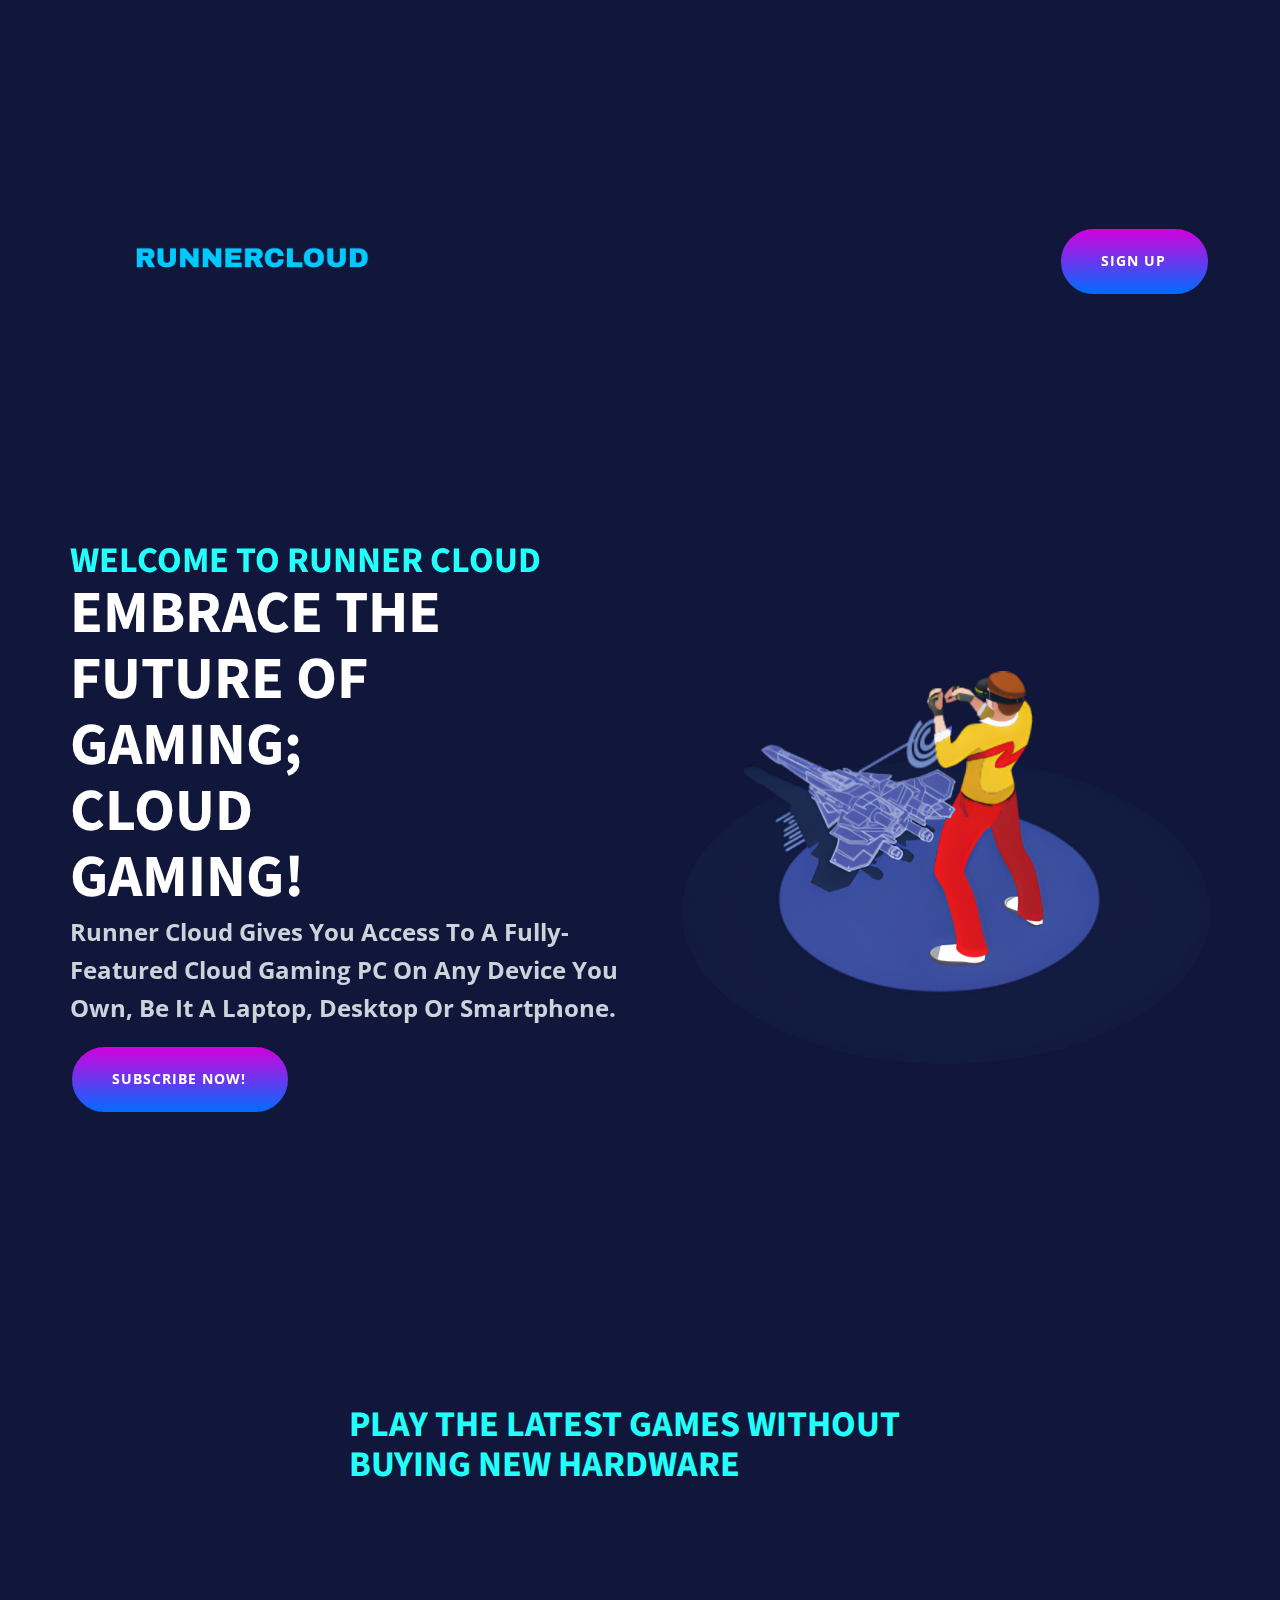
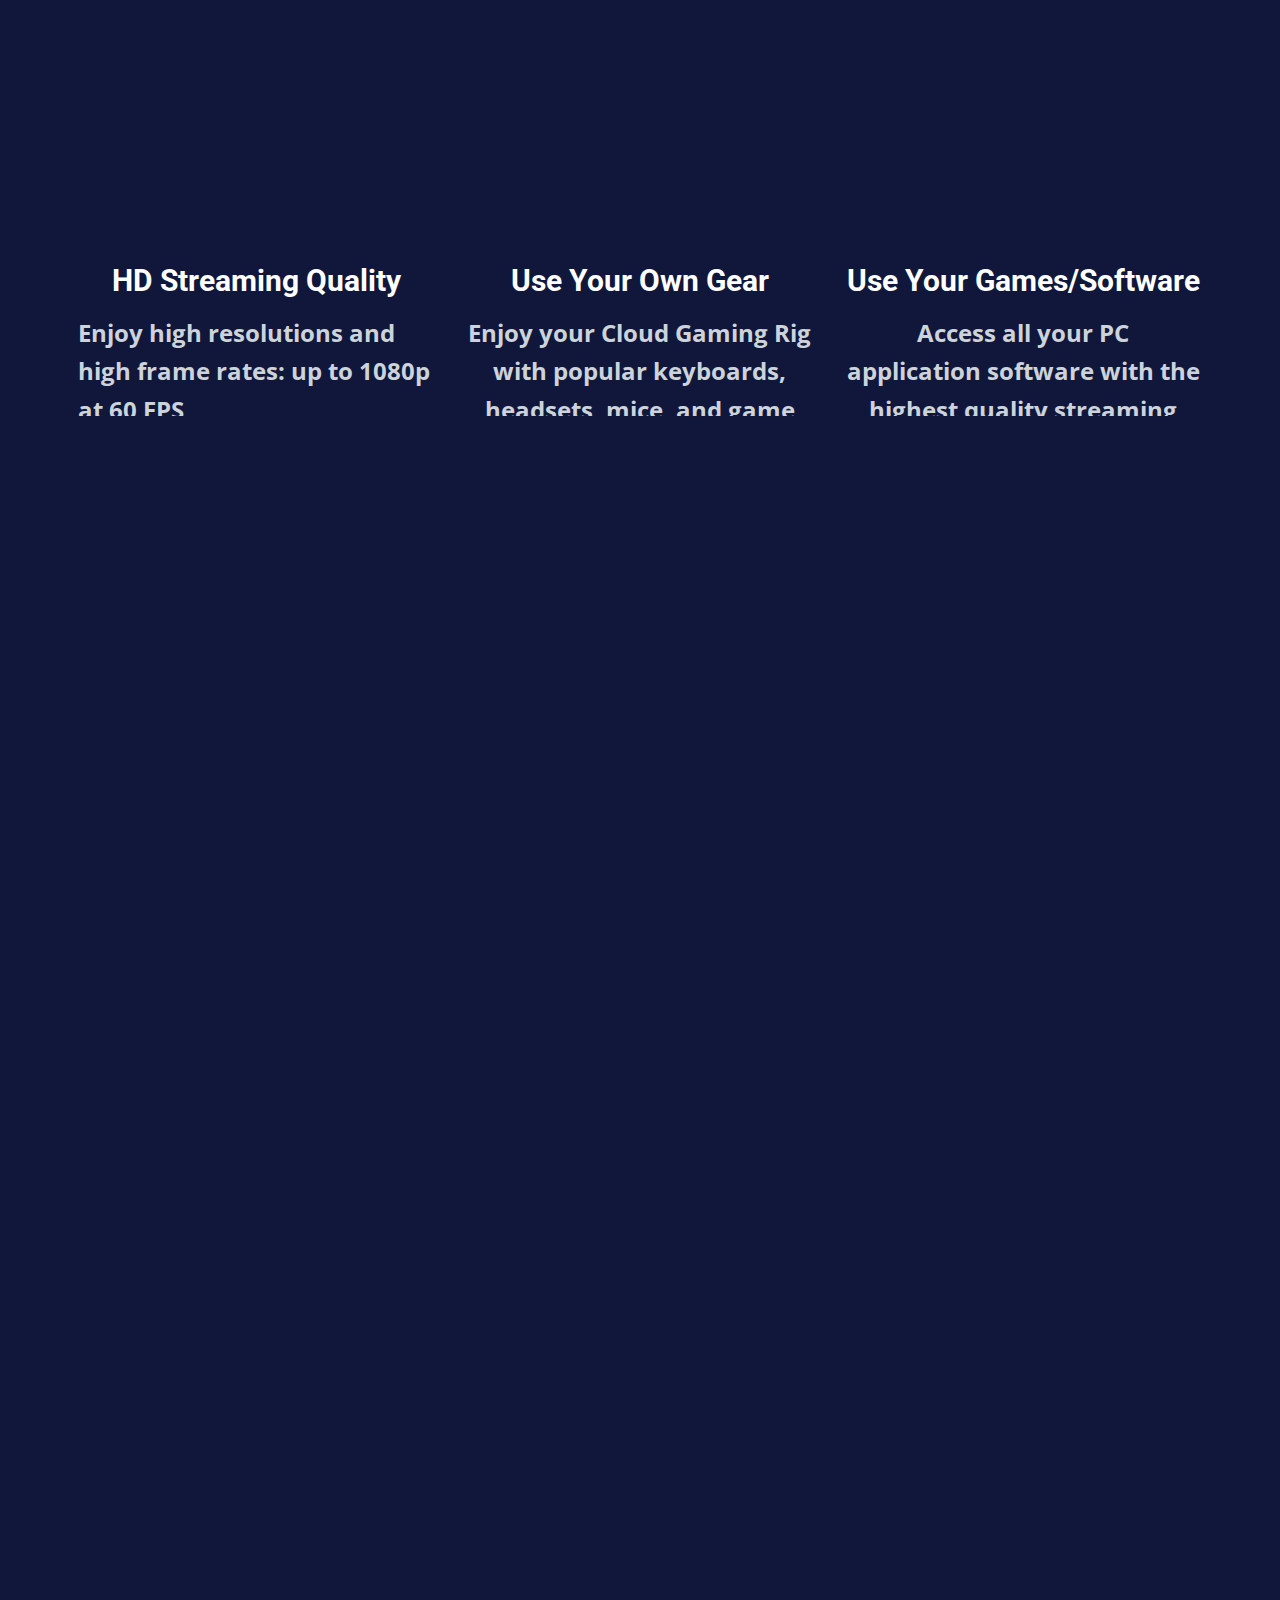
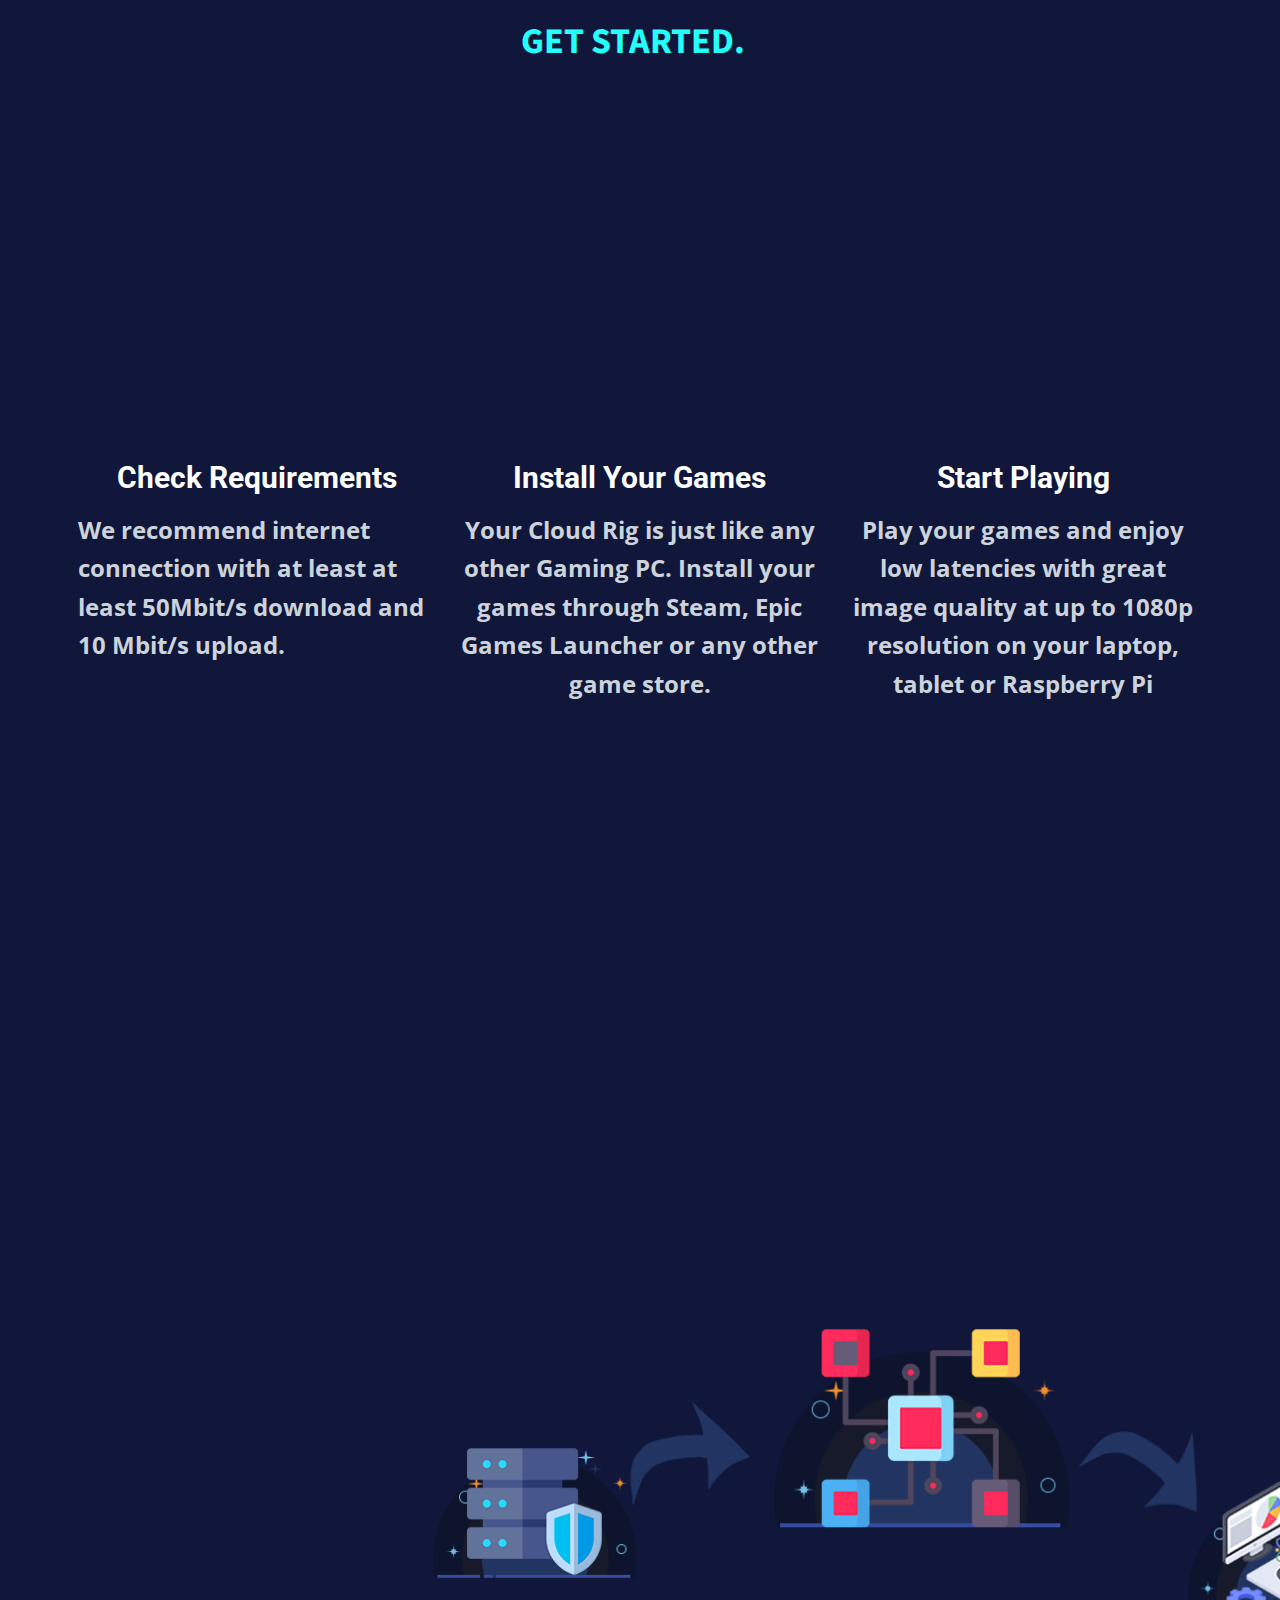
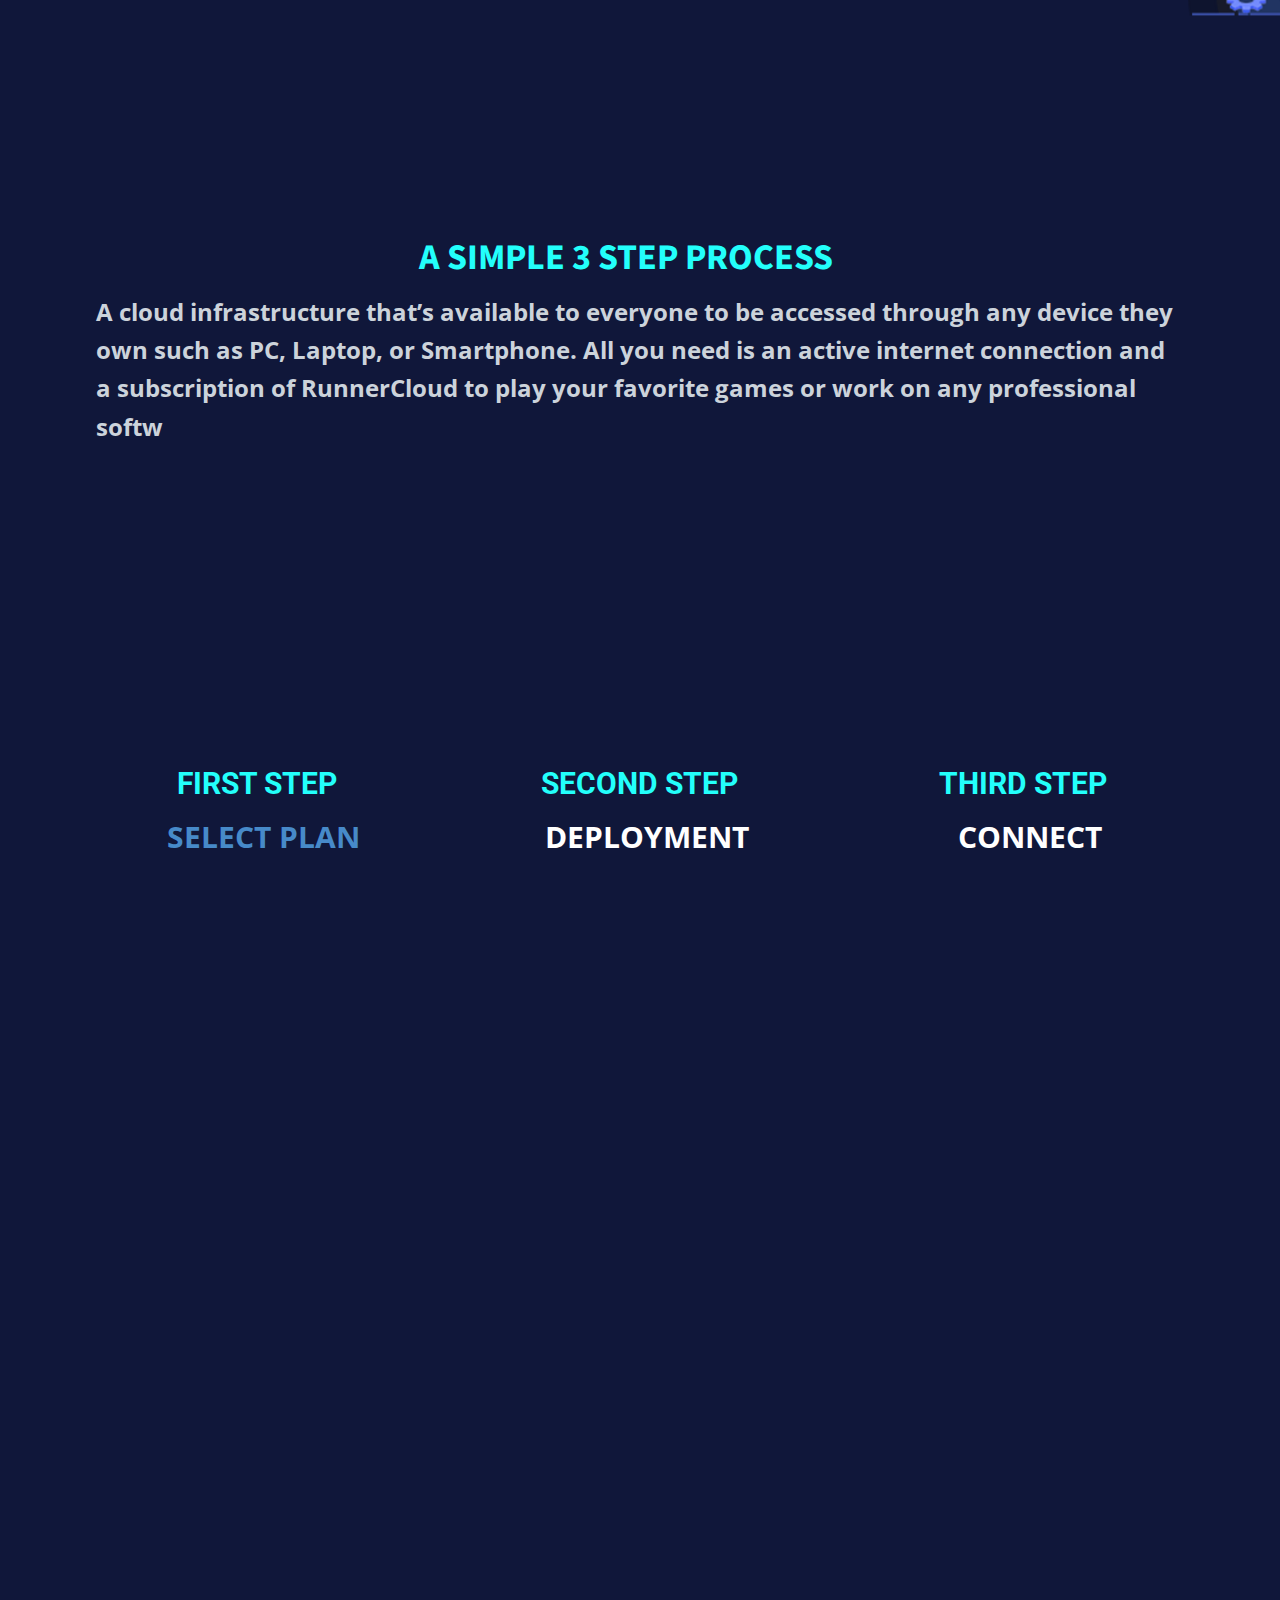
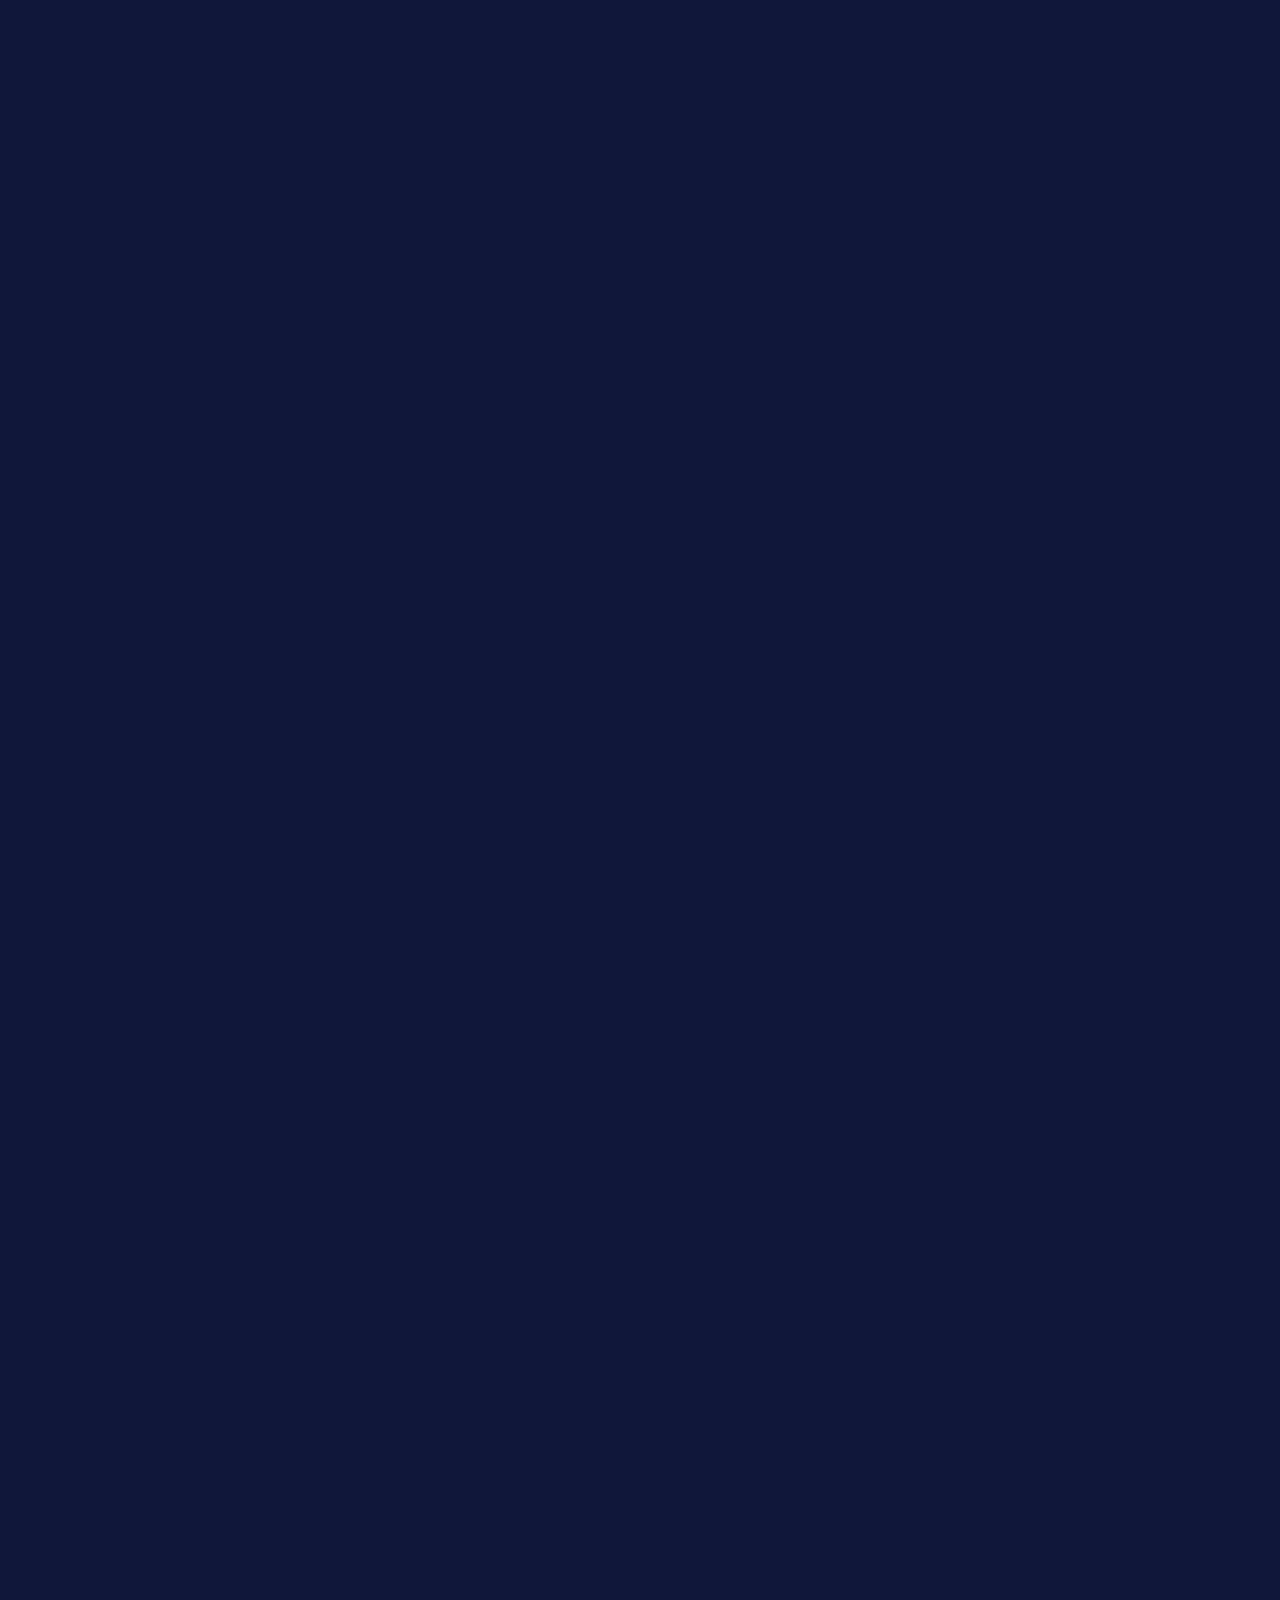
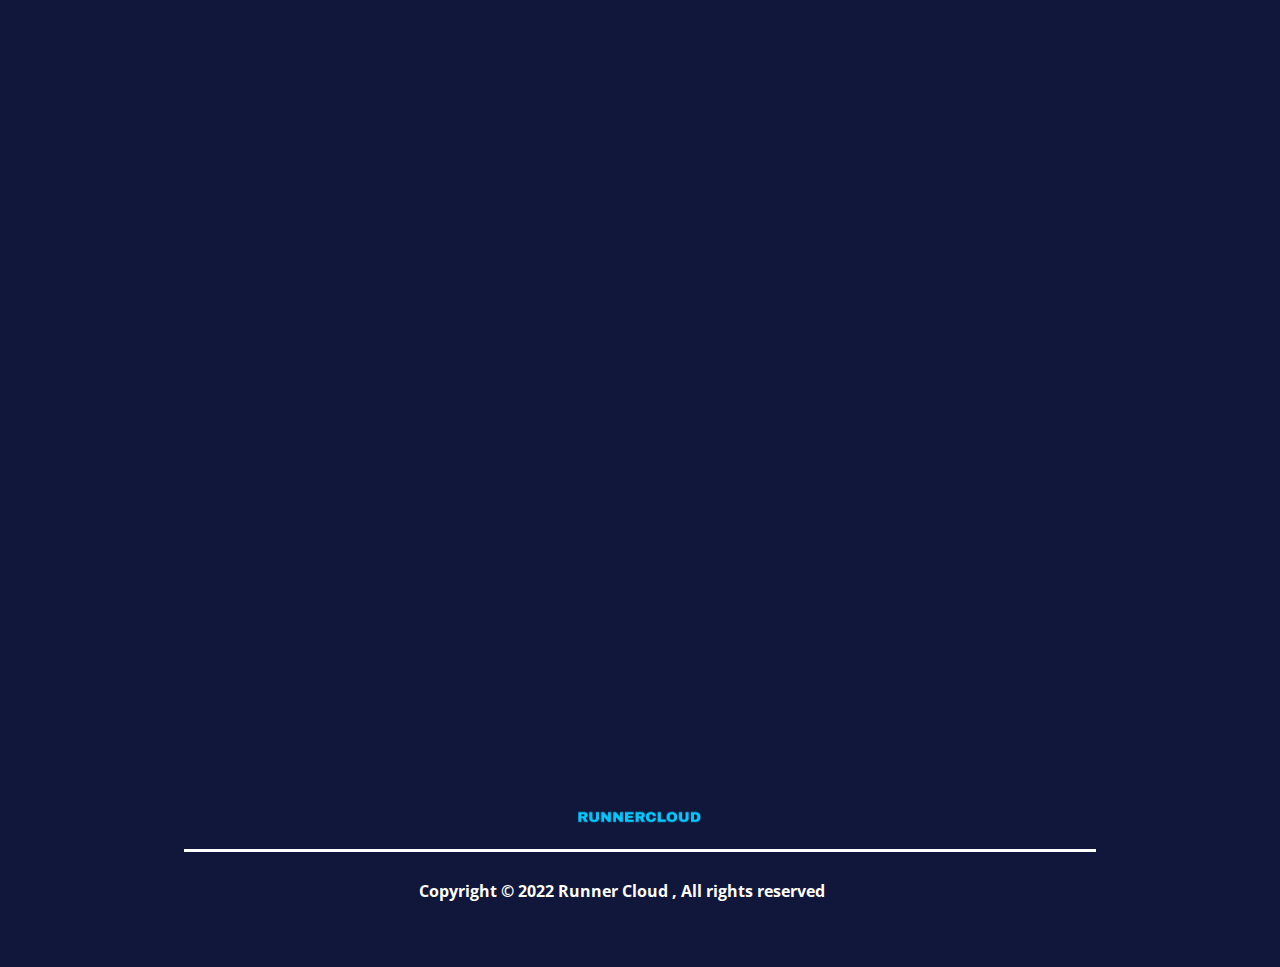
<file: index.html>
<!DOCTYPE html>
<html style="font-size: 16px;" lang="pt"><head>
    <meta name="viewport" content="width=device-width, initial-scale=1.0">
    <meta charset="utf-8">
    <meta name="keywords" content="Cloud Gaming Cloud PC RunnerCloud RUNNER CLOUD RUN CLOUD">
    <meta name="description" content="WELCOME TO RUNNER CLOUD">
    <title>RunnerCloud</title>
    <link rel="stylesheet" href="nicepage.css" media="screen">
<link rel="stylesheet" href="RunnerCloud.css" media="screen">
    <script class="u-script" type="text/javascript" src="jquery.js" "="" defer=""></script>
    <script class="u-script" type="text/javascript" src="nicepage.js" "="" defer=""></script>
    <meta name="generator" content="Nicepage 4.16.0, nicepage.com">
    <link id="u-theme-google-font" rel="stylesheet" href="https://fonts.googleapis.com/css?family=Roboto:100,100i,300,300i,400,400i,500,500i,700,700i,900,900i|Open+Sans:300,300i,400,400i,500,500i,600,600i,700,700i,800,800i">
    <link id="u-page-google-font" rel="stylesheet" href="https://fonts.googleapis.com/css?family=Source+Sans+Pro:200,200i,300,300i,400,400i,600,600i,700,700i,900,900i">
    
    
    
    
    
    <script type="application/ld+json">{
		"@context": "http://schema.org",
		"@type": "Organization",
		"name": "RunnerCloud",
		"logo": "images/minimalistic-logo-maker-for-a-senior-housing-center-4800a-el1.png"
}</script>
    <meta name="theme-color" content="#478ac9">
    <meta property="og:title" content="RunnerCloud">
    <meta property="og:description" content="WELCOME TO RUNNER CLOUD">
    <meta property="og:type" content="website">
  </head>
  <body data-home-page="RunnerCloud.html" data-home-page-title="RunnerCloud" class="u-body u-overlap u-overlap-contrast u-xl-mode" data-lang="pt"><header class="u-clearfix u-header u-header" id="sec-aace"><div class="u-clearfix u-sheet u-sheet-1">
        <a href="https://nicepage.com" class="u-image u-logo u-image-1" data-image-width="4000" data-image-height="4000">
          <img src="images/minimalistic-logo-maker-for-a-senior-housing-center-4800a-el1.png" class="u-logo-image u-logo-image-1">
        </a>
        <a href="RunnerCloud.html#carousel_8ddc" data-page-id="91905597" class="u-border-2 u-border-custom-color-4 u-border-hover-palette-1-base u-btn u-btn-round u-button-style u-gradient u-hover-palette-1-base u-none u-radius-50 u-text-body-alt-color u-btn-1">SIGN UP</a>
      </div></header>
    <section class="u-clearfix u-custom-color-4 u-section-1" id="sec-44e7">
      <div class="u-clearfix u-sheet u-sheet-1">
        <div class="u-clearfix u-expanded-width u-gutter-0 u-layout-wrap u-layout-wrap-1">
          <div class="u-layout">
            <div class="u-layout-row">
              <div class="u-align-left u-container-style u-layout-cell u-left-cell u-size-32 u-layout-cell-1" data-animation-name="customAnimationIn" data-animation-duration="1000">
                <div class="u-container-layout u-container-layout-1">
                  <h2 class="u-custom-font u-font-source-sans-pro u-text u-text-custom-color-5 u-text-1">WELCOME TO RUNNER CLOUD</h2>
                  <h2 class="u-custom-font u-font-source-sans-pro u-text u-text-2"> EMBRACE THE FUTURE OF GAMING; CLOUD GAMING!</h2>
                  <p class="u-text u-text-palette-5-light-1 u-text-3"> Runner Cloud Gives You Access To A Fully-Featured Cloud Gaming PC On Any Device You Own, Be It A Laptop, Desktop Or Smartphone.</p>
                  <a href="RunnerCloud.html#sec-44e7" data-page-id="91905597" class="u-border-2 u-border-custom-color-4 u-border-hover-palette-1-base u-btn u-btn-round u-button-style u-gradient u-hover-palette-1-base u-none u-radius-50 u-text-body-alt-color u-btn-1"> SUBSCRIBE NOW!</a>
                </div>
              </div>
              <div class="u-container-style u-layout-cell u-right-cell u-size-28 u-layout-cell-2" data-animation-name="customAnimationIn" data-animation-duration="1000">
                <div class="u-container-layout u-container-layout-2">
                  <img class="infinite u-image u-image-1" src="images/zyro-image.png" data-image-width="1376" data-image-height="1024" data-animation-name="pulse" data-animation-duration="1000" data-animation-direction="">
                </div>
              </div>
            </div>
          </div>
        </div>
      </div>
    </section>
    <section class="u-clearfix u-custom-color-4 u-section-2" id="carousel_74b1">
      <div class="u-clearfix u-sheet u-sheet-1">
        <h2 class="u-custom-font u-font-source-sans-pro u-hover-feature u-text u-text-body-alt-color u-text-1" data-animation-name="customAnimationIn" data-animation-duration="1000"> AMAZING NEW GAMES</h2>
        <div class="u-expanded-width u-list u-list-1">
          <div class="u-repeater u-repeater-1">
            <div class="u-container-style u-list-item u-repeater-item">
              <div class="u-container-layout u-similar-container u-container-layout-1"><span class="u-border-2 u-border-custom-color-1 u-file-icon u-hover-feature u-icon u-icon-circle u-icon-1" data-animation-name="customAnimationIn" data-animation-duration="1000"><img src="images/amaz-game-1.png" alt=""></span>
                <h3 class="u-align-center u-text u-text-default u-text-2"> HD Streaming Quality</h3>
                <p class="u-text u-text-palette-5-light-1 u-text-3"> Enjoy high resolutions and high frame rates: up to 1080p at 60 FPS</p>
              </div>
            </div>
            <div class="u-align-center u-container-style u-list-item u-repeater-item">
              <div class="u-container-layout u-similar-container u-container-layout-2"><span class="u-border-2 u-border-custom-color-1 u-file-icon u-hover-feature u-icon u-icon-circle u-icon-2" data-animation-name="customAnimationIn" data-animation-duration="1000"><img src="images/amaz-game-2.png" alt=""></span>
                <h3 class="u-align-center u-text u-text-default u-text-4"> Use Your Own Gear</h3>
                <p class="u-text u-text-palette-5-light-1 u-text-5"> Enjoy your Cloud Gaming Rig with popular keyboards, headsets, mice, and game controllers you already own.</p>
              </div>
            </div>
            <div class="u-align-center u-container-style u-list-item u-repeater-item">
              <div class="u-container-layout u-similar-container u-container-layout-3"><span class="u-border-2 u-border-custom-color-1 u-file-icon u-hover-feature u-icon u-icon-circle u-icon-3" data-animation-name="customAnimationIn" data-animation-duration="1000"><img src="images/icon3.png" alt=""></span>
                <h3 class="u-align-center u-text u-text-default u-text-6"> Use Your Games/Software</h3>
                <p class="u-text u-text-palette-5-light-1 u-text-7"> Access all your PC<br>application software with the highest quality streaming experience.
                </p>
              </div>
            </div>
          </div>
        </div>
        <h2 class="u-custom-font u-font-source-sans-pro u-text u-text-custom-color-5 u-text-8"> PLAY THE LATEST GAMES WITHOUT BUYING NEW HARDWARE</h2>
      </div>
      
      
      
      
    </section>
    <section class="u-clearfix u-custom-color-4 u-section-3" id="carousel_8ddc">
      <div class="u-clearfix u-sheet u-sheet-1">
        <div class="u-clearfix u-gutter-0 u-layout-wrap u-layout-wrap-1">
          <div class="u-layout">
            <div class="u-layout-row">
              <div class="u-align-left u-container-style u-layout-cell u-left-cell u-size-34 u-layout-cell-1" data-animation-name="customAnimationIn" data-animation-duration="1000">
                <div class="u-container-layout u-valign-middle u-container-layout-1">
                  <h2 class="u-custom-font u-font-source-sans-pro u-text u-text-custom-color-5 u-text-1"> ABOUT RUNNERCLOUD</h2>
                  <h2 class="u-custom-font u-font-source-sans-pro u-text u-text-2"> NEW REVOLUTION IN GAMING SCENE</h2>
                  <p class="u-text u-text-palette-5-light-1 u-text-3"> With RunnerCloud you can turn your old computer into a modern gaming Rig. Unlike other Cloud Gaming Services, RunnerCloud gives you a powerful Gaming RIG without any limits. You have full access to a Windows desktop on a PC. <br>You can install any game or app without worrying about data problems.
                  </p>
                  <a href="RunnerCloud.html#sec-44e7" data-page-id="91905597" class="u-border-2 u-border-custom-color-4 u-border-hover-palette-1-base u-btn u-btn-round u-button-style u-gradient u-hover-palette-1-base u-none u-radius-50 u-text-body-alt-color u-btn-1"> SUBSCRIBE NOW!</a>
                </div>
              </div>
              <div class="u-container-style u-layout-cell u-right-cell u-size-26 u-layout-cell-2" data-animation-name="customAnimationIn" data-animation-duration="1000">
                <div class="u-container-layout u-valign-middle u-container-layout-2">
                  <img class="infinite u-image u-image-1" src="images/about-main.png" data-image-width="1900" data-image-height="853" data-animation-name="pulse" data-animation-duration="1000" data-animation-direction="">
                </div>
              </div>
            </div>
          </div>
        </div>
        <img class="infinite u-image u-image-default u-image-2" src="images/shape2.png" alt="" data-image-width="1705" data-image-height="1181" data-animation-name="bounceIn" data-animation-duration="1000" data-animation-direction="">
        <div class="u-expanded-width u-list u-list-1">
          <div class="u-repeater u-repeater-1">
            <div class="u-container-style u-list-item u-repeater-item">
              <div class="u-container-layout u-similar-container u-container-layout-3"><span class="u-file-icon u-hover-feature u-icon u-icon-1" data-animation-name="customAnimationIn" data-animation-duration="1000"><img src="images/icon1.png" alt=""></span>
                <h3 class="u-align-center u-text u-text-default u-text-4"> Check Requirements</h3>
                <p class="u-text u-text-palette-5-light-1 u-text-5"> We recommend internet connection with at least at least 50Mbit/s download and 10 Mbit/s upload.</p>
              </div>
            </div>
            <div class="u-align-center u-container-style u-list-item u-repeater-item">
              <div class="u-container-layout u-similar-container u-container-layout-4"><span class="u-file-icon u-hover-feature u-icon u-icon-2" data-animation-name="customAnimationIn" data-animation-duration="1000"><img src="images/icon2.png" alt=""></span>
                <h3 class="u-align-center u-text u-text-default u-text-6"> Install Your Games</h3>
                <p class="u-text u-text-palette-5-light-1 u-text-7"> Your Cloud Rig is just like any other Gaming PC. Install your games through Steam, Epic Games Launcher or any other game store.</p>
              </div>
            </div>
            <div class="u-align-center u-container-style u-list-item u-repeater-item">
              <div class="u-container-layout u-similar-container u-container-layout-5"><span class="u-file-icon u-hover-feature u-icon u-icon-3" data-animation-name="customAnimationIn" data-animation-duration="1000"><img src="images/icon3.png" alt=""></span>
                <h3 class="u-align-center u-text u-text-default u-text-8"> Start Playing</h3>
                <p class="u-text u-text-palette-5-light-1 u-text-9"> Play your games and enjoy low latencies with great image quality at up to 1080p resolution on your laptop, tablet or Raspberry Pi</p>
              </div>
            </div>
          </div>
        </div>
        <h2 class="u-custom-font u-font-source-sans-pro u-text u-text-custom-color-5 u-text-10"> GET STARTED.</h2>
        <h2 class="u-custom-font u-font-source-sans-pro u-hover-feature u-text u-text-body-alt-color u-text-11" data-animation-name="customAnimationIn" data-animation-duration="1000"> CANCEL ANYTIME</h2>
      </div>
      
      
      
      
    </section>
    <section class="u-clearfix u-custom-color-4 u-section-4" id="carousel_ab56">
      
      
      
      
      <h2 class="u-custom-font u-font-source-sans-pro u-hover-feature u-text u-text-body-alt-color u-text-1" data-animation-name="customAnimationIn" data-animation-duration="1000">&nbsp; &nbsp; &nbsp;​HOW IT WORKS</h2>
      <img class="u-image u-image-default u-image-1" src="images/how-it-work.png" alt="" data-image-width="1177" data-image-height="521">
      <h2 class="u-custom-font u-font-source-sans-pro u-text u-text-custom-color-5 u-text-2"> A SIMPLE 3 STEP PROCESS</h2>
      <p class="u-text u-text-palette-5-light-1 u-text-3"> A cloud infrastructure that’s available to everyone to be accessed through any device they own such as PC, Laptop, or Smartphone. All you need is an active internet connection and a subscription of RunnerCloud to play your favorite games or work on any professional softw</p>
      <div class="u-list u-list-1">
        <div class="u-repeater u-repeater-1">
          <div class="u-container-style u-list-item u-repeater-item">
            <div class="u-container-layout u-similar-container u-container-layout-1"><span class="u-border-2 u-border-custom-color-1 u-file-icon u-hover-feature u-icon u-icon-circle u-icon-1" data-animation-name="customAnimationIn" data-animation-duration="1000"><img src="images/number-one.png" alt=""></span>
              <h3 class="u-align-center u-text u-text-custom-color-5 u-text-default u-text-4"> FIRST STEP</h3>
              <p class="u-align-center u-text u-text-white u-text-5">
                <a href="https://antplay.tech/price-plans" class="u-active-none u-border-none u-btn u-button-style u-hover-none u-none u-text-palette-1-base u-btn-1">SELECT PLAN</a>
              </p>
            </div>
          </div>
          <div class="u-align-center u-container-style u-list-item u-repeater-item">
            <div class="u-container-layout u-similar-container u-container-layout-2"><span class="u-border-2 u-border-custom-color-1 u-file-icon u-hover-feature u-icon u-icon-circle u-icon-2" data-animation-name="customAnimationIn" data-animation-duration="1000"><img src="images/number-2.png" alt=""></span>
              <h3 class="u-align-center u-text u-text-custom-color-5 u-text-default u-text-6"> SECOND STEP</h3>
              <p class="u-align-center u-text u-text-white u-text-7"> DEPLOYMENT</p>
            </div>
          </div>
          <div class="u-container-style u-list-item u-repeater-item">
            <div class="u-container-layout u-similar-container u-container-layout-3"><span class="u-border-2 u-border-custom-color-1 u-file-icon u-hover-feature u-icon u-icon-circle u-icon-3" data-animation-name="customAnimationIn" data-animation-duration="1000"><img src="images/number-3.png" alt=""></span>
              <h3 class="u-align-center u-text u-text-custom-color-5 u-text-default u-text-8"> THIRD STEP</h3>
              <p class="u-align-center u-text u-text-white u-text-9"> CONNECT</p>
            </div>
          </div>
        </div>
      </div>
      <div class="u-clearfix u-gutter-0 u-layout-wrap u-layout-wrap-1">
        <div class="u-layout">
          <div class="u-layout-row">
            <div class="u-container-style u-layout-cell u-left-cell u-size-34 u-layout-cell-1" data-animation-name="customAnimationIn" data-animation-duration="1000">
              <div class="u-container-layout u-container-layout-4">
                <img class="infinite u-image u-image-2" src="images/how-it-works-one.png" data-image-width="502" data-image-height="426" data-animation-name="pulse" data-animation-duration="1000" data-animation-direction="">
              </div>
            </div>
            <div class="u-align-left u-container-style u-layout-cell u-right-cell u-size-26 u-layout-cell-2" data-animation-name="customAnimationIn" data-animation-duration="1000">
              <div class="u-container-layout u-valign-middle u-container-layout-5">
                <h2 class="u-custom-font u-font-source-sans-pro u-text u-text-custom-color-5 u-text-10"> OUR SERVERS HOST YOUR</h2>
                <h2 class="u-custom-font u-font-source-sans-pro u-text u-text-11"> CLOUD PC</h2>
                <p class="u-text u-text-palette-5-light-1 u-text-12"> With an active subscription of AntPlay you will get an Runner Cloud launcher which you will be using every time you need to access your cloud computer.</p>
                <a href="RunnerCloud.html#sec-44e7" data-page-id="91905597" class="u-border-2 u-border-custom-color-4 u-border-hover-palette-1-base u-btn u-btn-round u-button-style u-gradient u-hover-palette-1-base u-none u-radius-50 u-text-body-alt-color u-btn-2"> SUBSCRIBE NOW!</a>
              </div>
            </div>
          </div>
        </div>
      </div>
      <div class="u-clearfix u-expanded-width u-gutter-0 u-layout-wrap u-layout-wrap-2">
        <div class="u-layout">
          <div class="u-layout-row">
            <div class="u-align-left u-container-style u-custom-color-6 u-layout-cell u-left-cell u-size-34 u-layout-cell-3" data-animation-name="customAnimationIn" data-animation-duration="1000">
              <div class="u-container-layout u-valign-middle u-container-layout-6">
                <h2 class="u-custom-font u-font-source-sans-pro u-text u-text-custom-color-5 u-text-13"> COMPLETE PERSONAL COMPUTER</h2>
                <h2 class="u-custom-font u-font-source-sans-pro u-text u-text-14"> DEPLOYMENT</h2>
                <p class="u-text u-text-palette-5-light-1 u-text-15"> Launch the launcher on your PC or Laptop that you own and sign in to access the cloud PC we have assigned you on our server.</p>
                <a href="RunnerCloud.html#sec-44e7" data-page-id="91905597" class="u-border-2 u-border-custom-color-4 u-border-hover-palette-1-base u-btn u-btn-round u-button-style u-gradient u-hover-palette-1-base u-none u-radius-50 u-text-body-alt-color u-btn-3"> SUBSCRIBE NOW!</a>
              </div>
            </div>
            <div class="u-container-style u-custom-color-6 u-layout-cell u-right-cell u-size-26 u-layout-cell-4" data-animation-name="customAnimationIn" data-animation-duration="1000">
              <div class="u-container-layout u-container-layout-7">
                <img class="infinite u-image u-image-3" src="images/how-it-works-two.png" data-image-width="624" data-image-height="511" data-animation-name="pulse" data-animation-duration="1000" data-animation-direction="">
              </div>
            </div>
          </div>
        </div>
      </div>
      <div class="u-clearfix u-gutter-0 u-layout-wrap u-layout-wrap-3">
        <div class="u-layout">
          <div class="u-layout-row">
            <div class="u-container-style u-layout-cell u-left-cell u-size-34 u-layout-cell-5" data-animation-name="customAnimationIn" data-animation-duration="1000">
              <div class="u-container-layout u-container-layout-8">
                <img class="infinite u-image u-image-4" src="images/how-it-works-three.png" data-image-width="754" data-image-height="552" data-animation-name="pulse" data-animation-duration="1000" data-animation-direction="">
              </div>
            </div>
            <div class="u-align-left u-container-style u-layout-cell u-right-cell u-size-26 u-layout-cell-6" data-animation-name="customAnimationIn" data-animation-duration="1000">
              <div class="u-container-layout u-valign-middle u-container-layout-9">
                <h2 class="u-custom-font u-font-source-sans-pro u-text u-text-custom-color-5 u-text-16"> READY TO</h2>
                <h2 class="u-custom-font u-font-source-sans-pro u-text u-text-17"> CONNECT</h2>
                <p class="u-text u-text-palette-5-light-1 u-text-18"> Once signed in, you are free to work or play on your cloud PC.</p>
                <a href="RunnerCloud.html#sec-44e7" data-page-id="91905597" class="u-border-2 u-border-custom-color-4 u-border-hover-palette-1-base u-btn u-btn-round u-button-style u-gradient u-hover-palette-1-base u-none u-radius-50 u-text-body-alt-color u-btn-4"> SUBSCRIBE NOW!</a>
              </div>
            </div>
          </div>
        </div>
      </div>
    </section>
    
    
    <footer class="u-clearfix u-custom-color-4 u-footer u-footer" id="sec-19f0"><div class="u-clearfix u-sheet u-valign-top u-sheet-1">
        <a href="https://nicepage.com" class="u-image u-logo u-image-1" data-image-width="1920" data-image-height="1920">
          <img src="images/minimalistic-logo-maker-for-a-senior-housing-center-4800a-el1.png" class="u-logo-image u-logo-image-1">
        </a>
        <div class="u-border-3 u-border-white u-line u-line-horizontal u-line-1"></div>
        <p class="u-text u-text-body-alt-color u-text-1"> &nbsp;&nbsp;&nbsp;Copyright © 2022 Runner Cloud , All rights reserved</p>
      </div></footer>
  
</body></html>
</file>
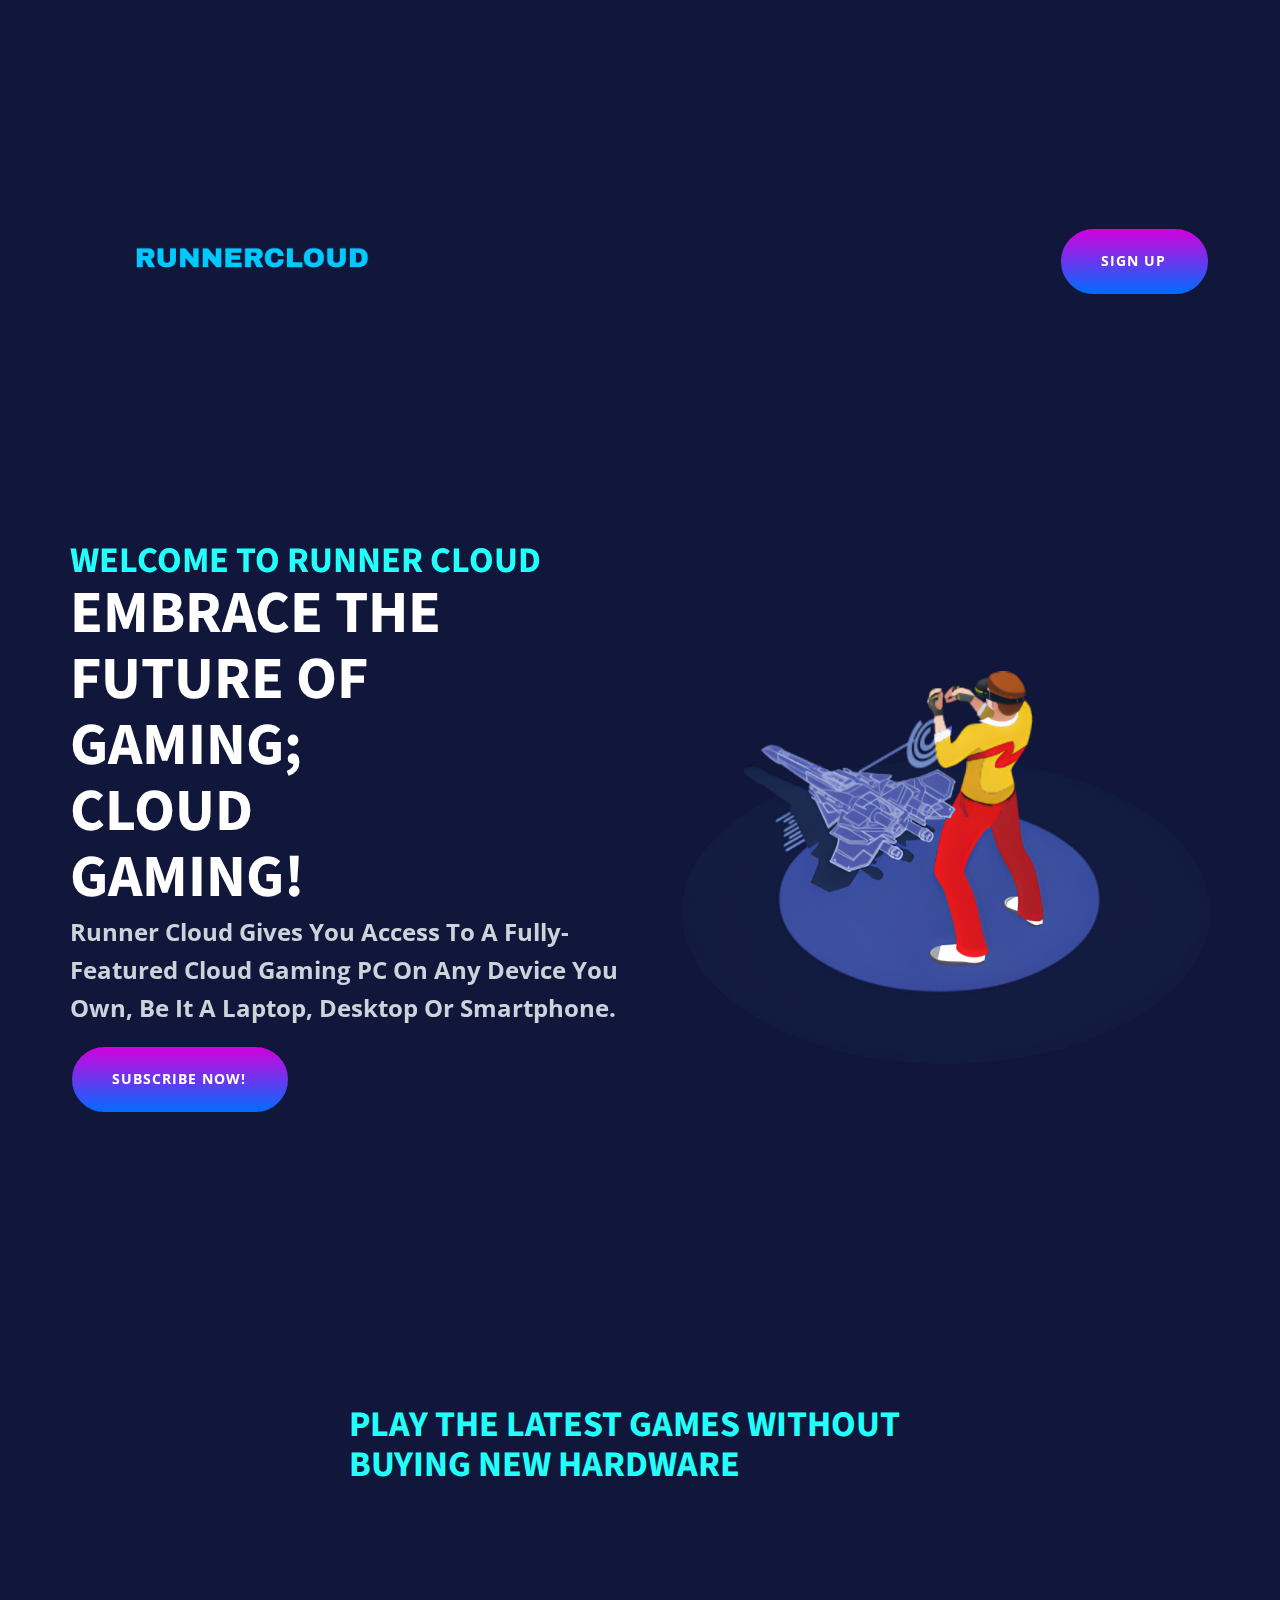
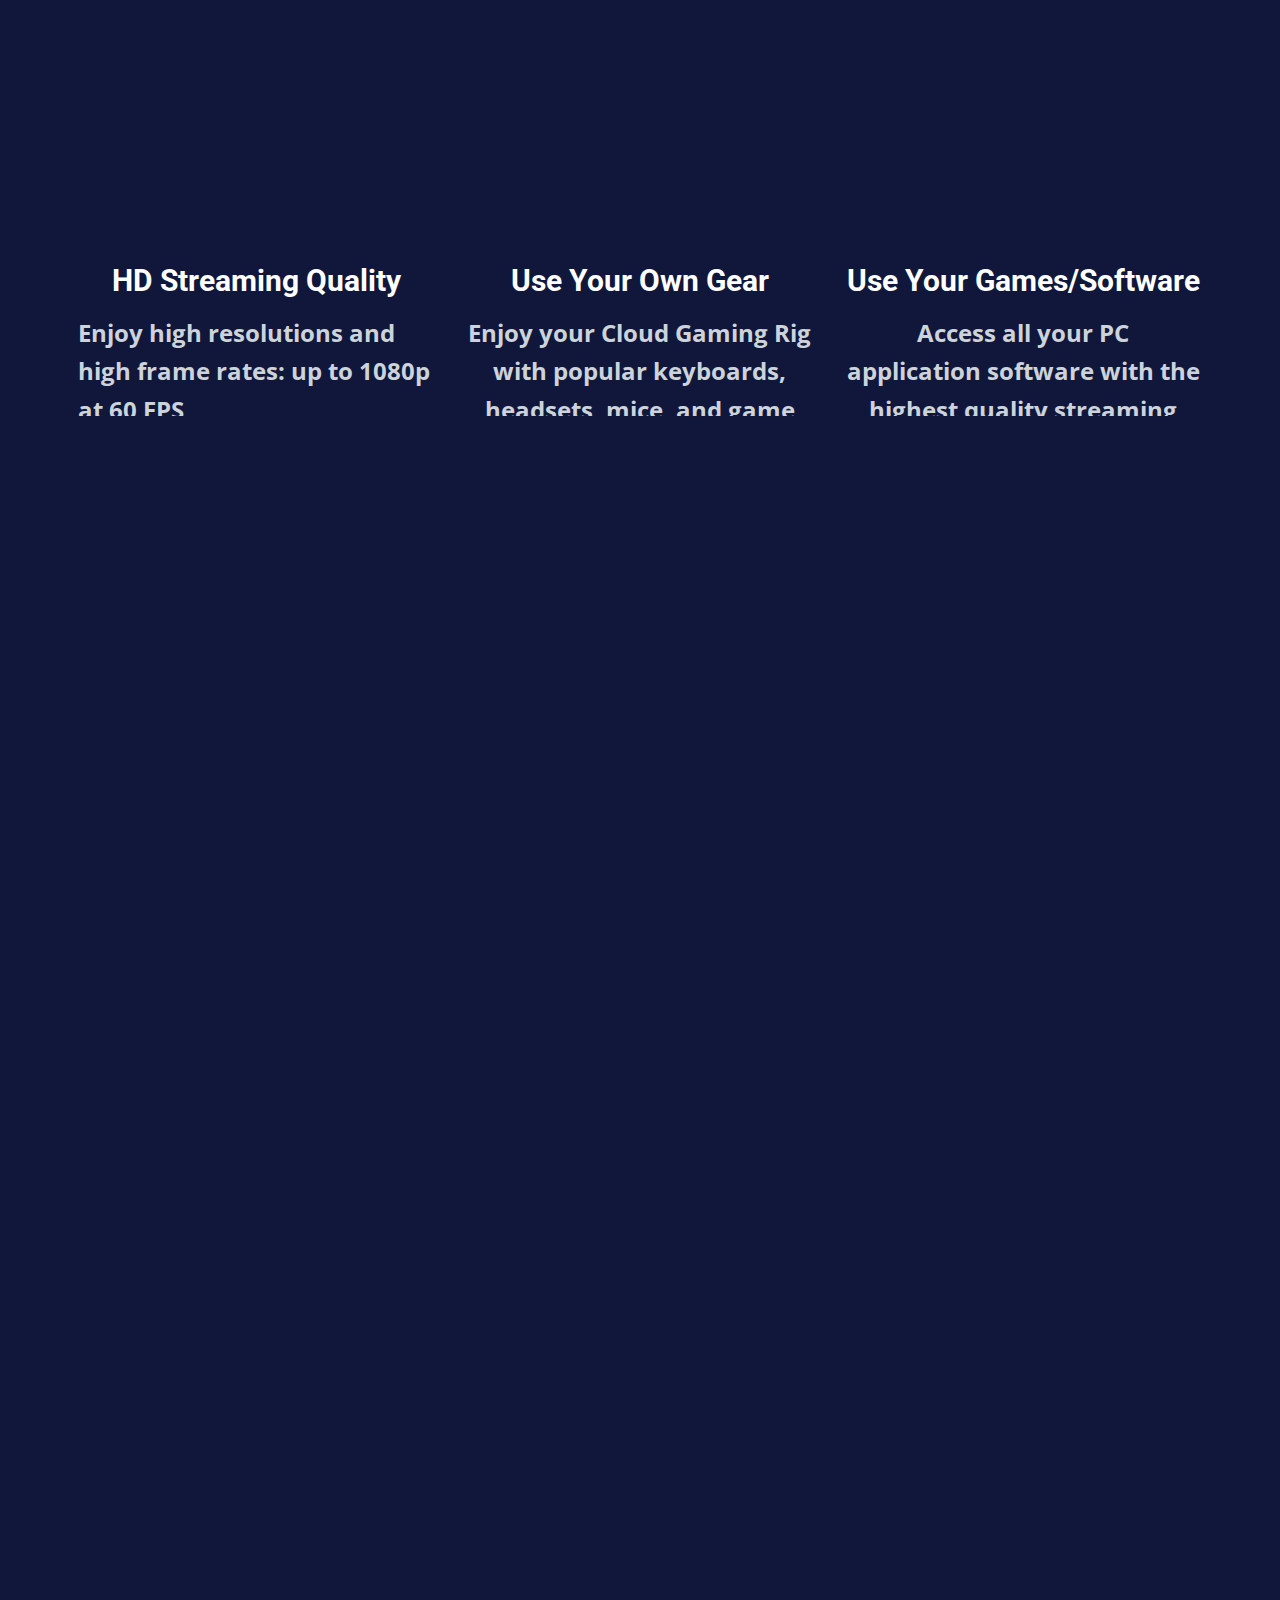
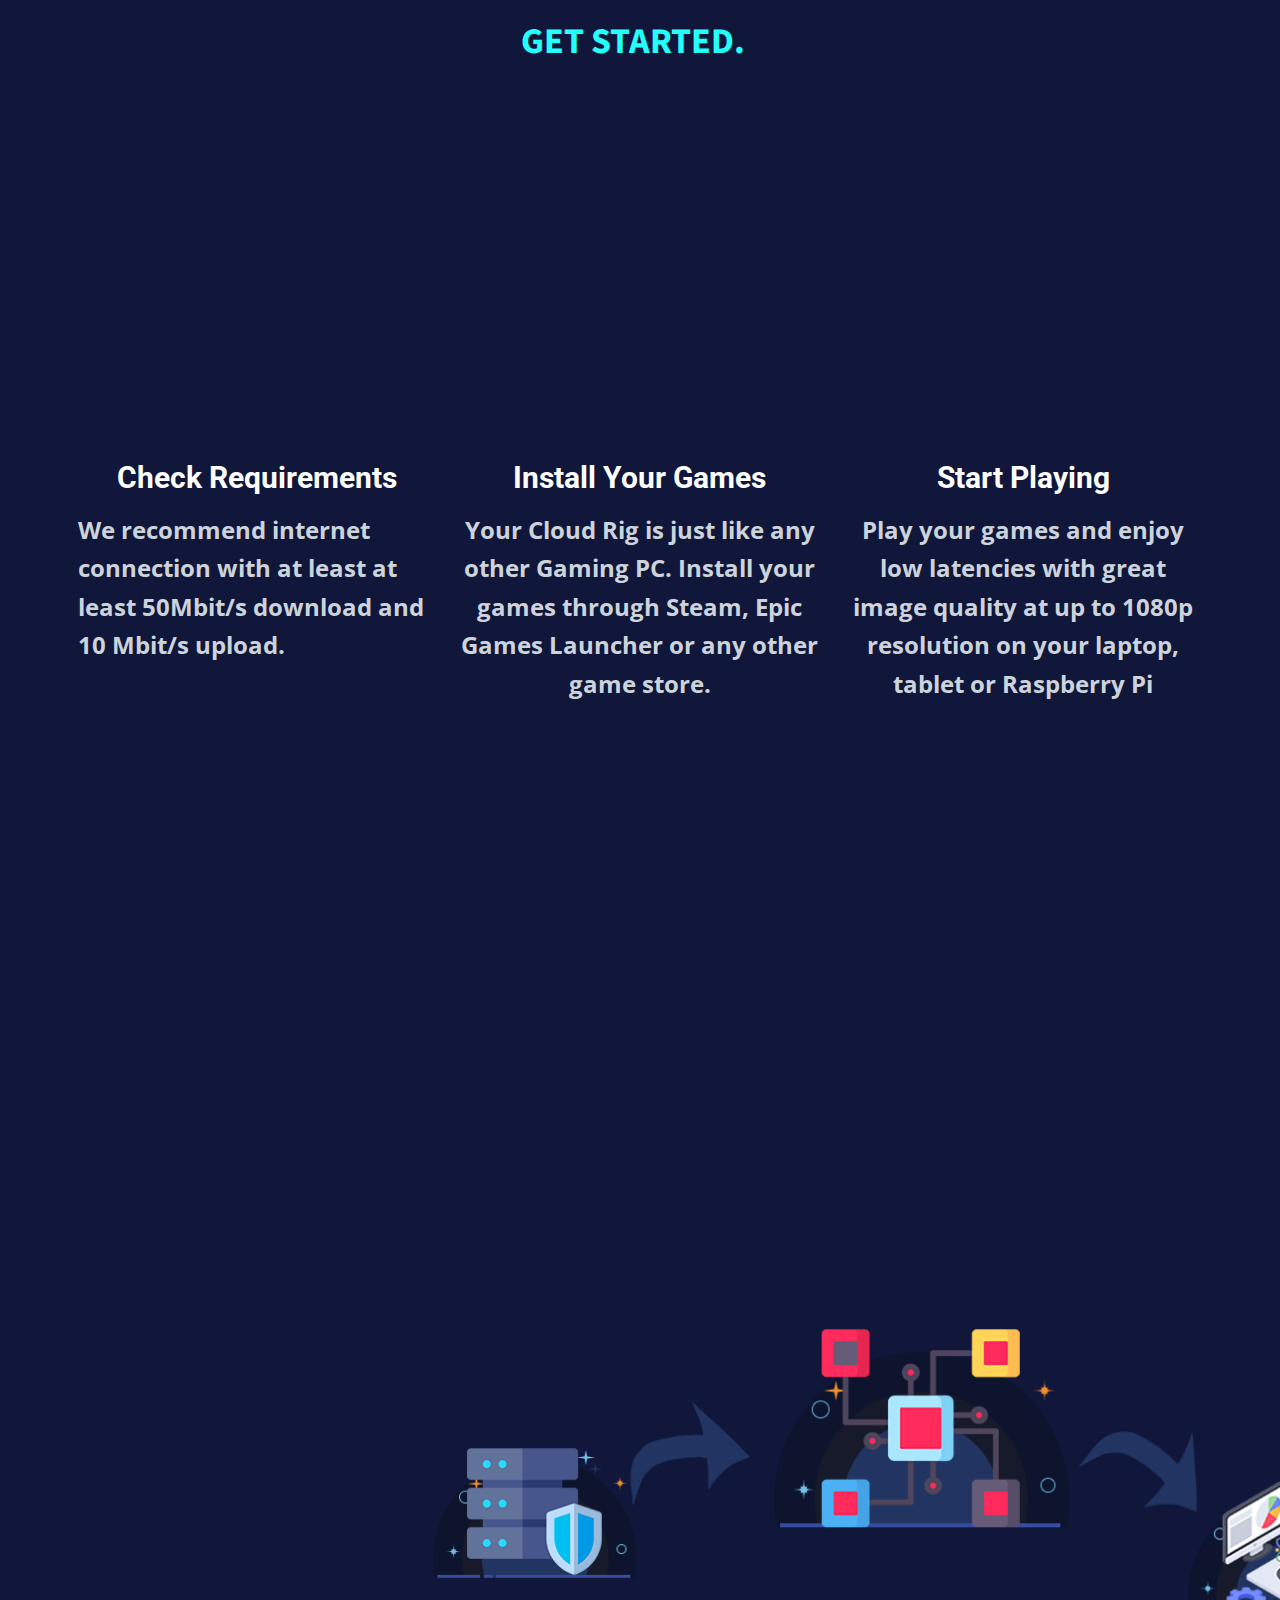
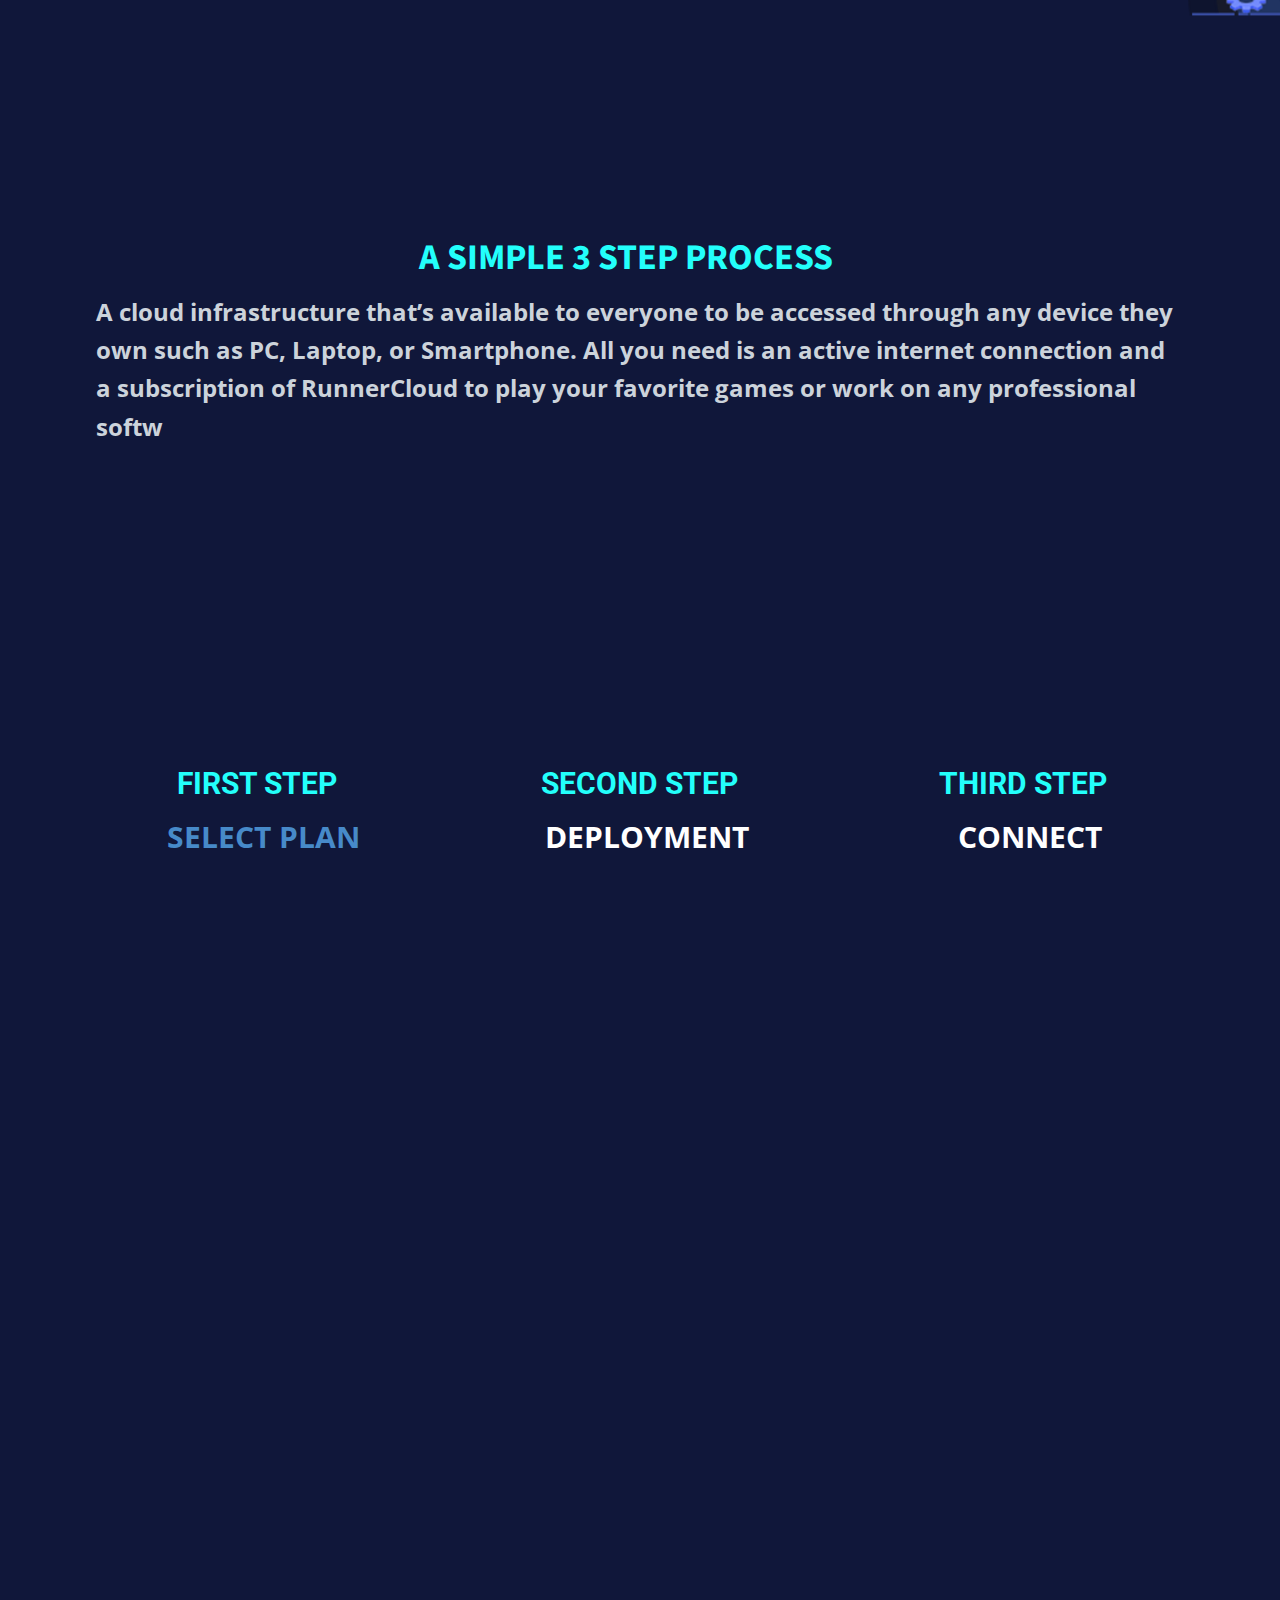
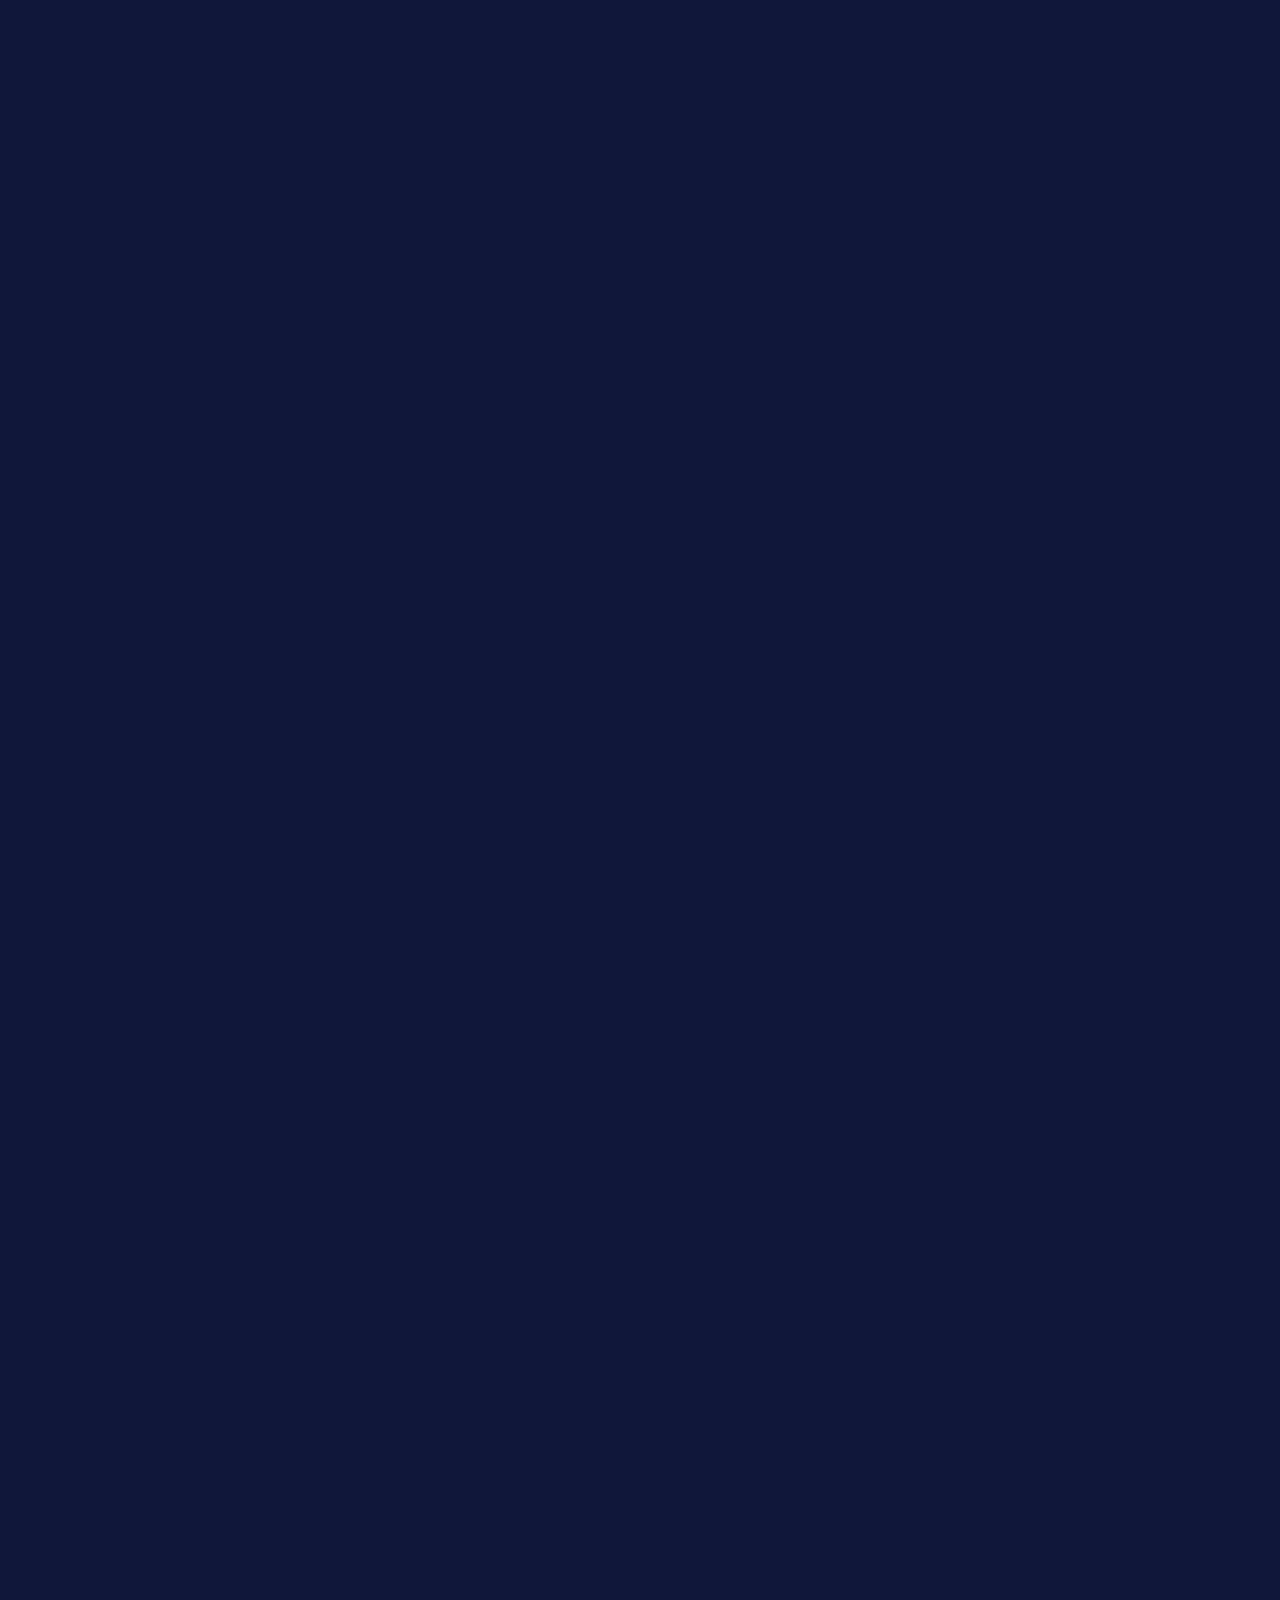
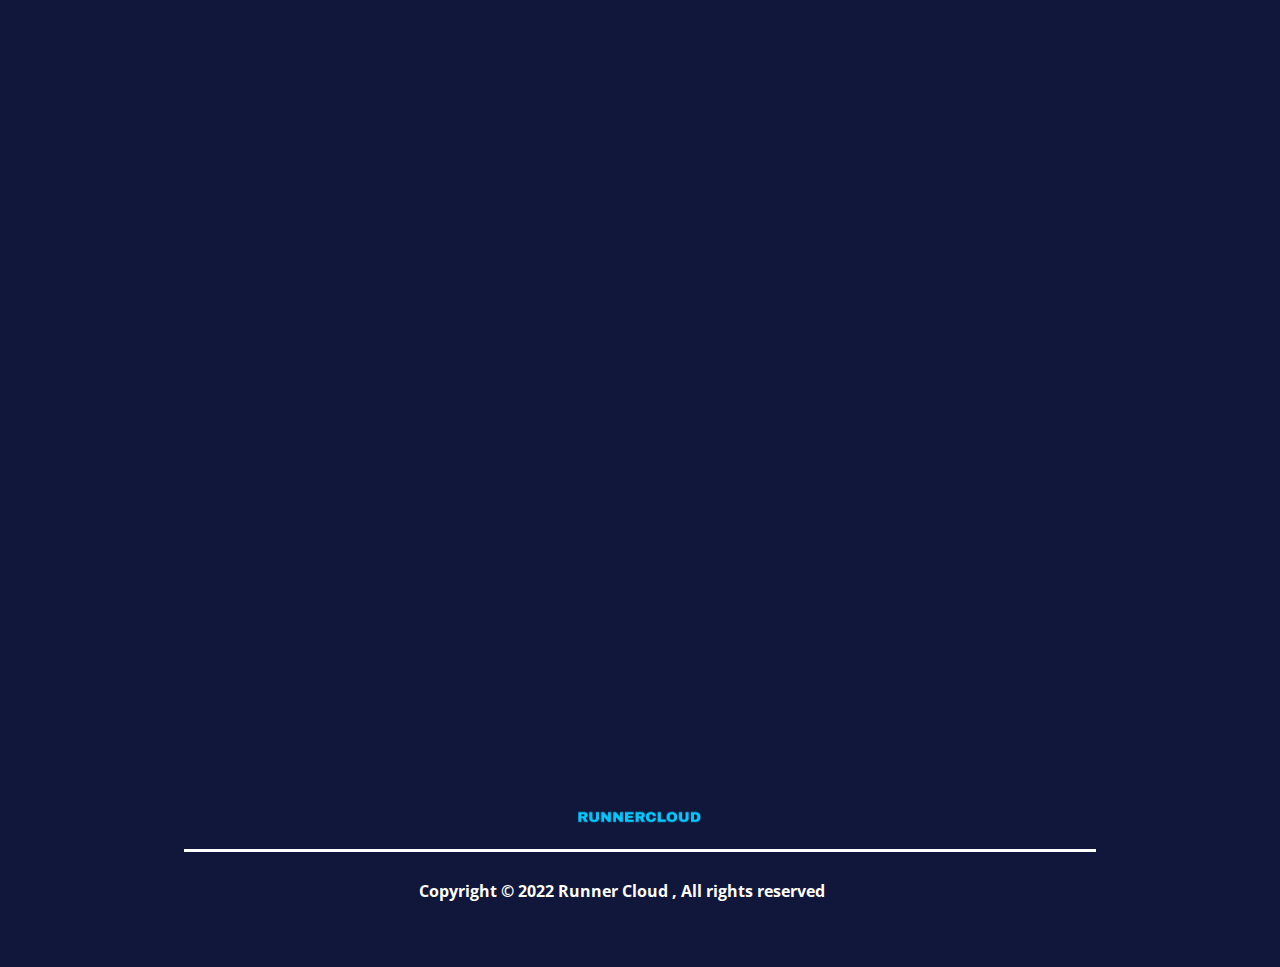
<file: RunnerCloud.html>
<!DOCTYPE html>
<html style="font-size: 16px;" lang="pt"><head>
    <meta name="viewport" content="width=device-width, initial-scale=1.0">
    <meta charset="utf-8">
    <meta name="keywords" content="Cloud Gaming Cloud PC RunnerCloud RUNNER CLOUD RUN CLOUD">
    <meta name="description" content="WELCOME TO RUNNER CLOUD">
    <title>RunnerCloud</title>
    <link rel="stylesheet" href="nicepage.css" media="screen">
<link rel="stylesheet" href="RunnerCloud.css" media="screen">
    <script class="u-script" type="text/javascript" src="jquery.js" "="" defer=""></script>
    <script class="u-script" type="text/javascript" src="nicepage.js" "="" defer=""></script>
    <meta name="generator" content="Nicepage 4.16.0, nicepage.com">
    <link id="u-theme-google-font" rel="stylesheet" href="https://fonts.googleapis.com/css?family=Roboto:100,100i,300,300i,400,400i,500,500i,700,700i,900,900i|Open+Sans:300,300i,400,400i,500,500i,600,600i,700,700i,800,800i">
    <link id="u-page-google-font" rel="stylesheet" href="https://fonts.googleapis.com/css?family=Source+Sans+Pro:200,200i,300,300i,400,400i,600,600i,700,700i,900,900i">
    
    
    
    
    
    <script type="application/ld+json">{
		"@context": "http://schema.org",
		"@type": "Organization",
		"name": "RunnerCloud",
		"logo": "images/minimalistic-logo-maker-for-a-senior-housing-center-4800a-el1.png"
}</script>
    <meta name="theme-color" content="#478ac9">
    <meta property="og:title" content="RunnerCloud">
    <meta property="og:description" content="WELCOME TO RUNNER CLOUD">
    <meta property="og:type" content="website">
  </head>
  <body class="u-body u-overlap u-overlap-contrast u-xl-mode" data-lang="pt"><header class="u-clearfix u-header u-header" id="sec-aace"><div class="u-clearfix u-sheet u-sheet-1">
        <a href="https://nicepage.com" class="u-image u-logo u-image-1" data-image-width="4000" data-image-height="4000">
          <img src="images/minimalistic-logo-maker-for-a-senior-housing-center-4800a-el1.png" class="u-logo-image u-logo-image-1">
        </a>
        <a href="RunnerCloud.html#carousel_8ddc" data-page-id="91905597" class="u-border-2 u-border-custom-color-4 u-border-hover-palette-1-base u-btn u-btn-round u-button-style u-gradient u-hover-palette-1-base u-none u-radius-50 u-text-body-alt-color u-btn-1">SIGN UP</a>
      </div></header>
    <section class="u-clearfix u-custom-color-4 u-section-1" id="sec-44e7">
      <div class="u-clearfix u-sheet u-sheet-1">
        <div class="u-clearfix u-expanded-width u-gutter-0 u-layout-wrap u-layout-wrap-1">
          <div class="u-layout">
            <div class="u-layout-row">
              <div class="u-align-left u-container-style u-layout-cell u-left-cell u-size-32 u-layout-cell-1" data-animation-name="customAnimationIn" data-animation-duration="1000">
                <div class="u-container-layout u-container-layout-1">
                  <h2 class="u-custom-font u-font-source-sans-pro u-text u-text-custom-color-5 u-text-1">WELCOME TO RUNNER CLOUD</h2>
                  <h2 class="u-custom-font u-font-source-sans-pro u-text u-text-2"> EMBRACE THE FUTURE OF GAMING; CLOUD GAMING!</h2>
                  <p class="u-text u-text-palette-5-light-1 u-text-3"> Runner Cloud Gives You Access To A Fully-Featured Cloud Gaming PC On Any Device You Own, Be It A Laptop, Desktop Or Smartphone.</p>
                  <a href="RunnerCloud.html#sec-44e7" data-page-id="91905597" class="u-border-2 u-border-custom-color-4 u-border-hover-palette-1-base u-btn u-btn-round u-button-style u-gradient u-hover-palette-1-base u-none u-radius-50 u-text-body-alt-color u-btn-1"> SUBSCRIBE NOW!</a>
                </div>
              </div>
              <div class="u-container-style u-layout-cell u-right-cell u-size-28 u-layout-cell-2" data-animation-name="customAnimationIn" data-animation-duration="1000">
                <div class="u-container-layout u-container-layout-2">
                  <img class="infinite u-image u-image-1" src="images/zyro-image.png" data-image-width="1376" data-image-height="1024" data-animation-name="pulse" data-animation-duration="1000" data-animation-direction="">
                </div>
              </div>
            </div>
          </div>
        </div>
      </div>
    </section>
    <section class="u-clearfix u-custom-color-4 u-section-2" id="carousel_74b1">
      <div class="u-clearfix u-sheet u-sheet-1">
        <h2 class="u-custom-font u-font-source-sans-pro u-hover-feature u-text u-text-body-alt-color u-text-1" data-animation-name="customAnimationIn" data-animation-duration="1000"> AMAZING NEW GAMES</h2>
        <div class="u-expanded-width u-list u-list-1">
          <div class="u-repeater u-repeater-1">
            <div class="u-container-style u-list-item u-repeater-item">
              <div class="u-container-layout u-similar-container u-container-layout-1"><span class="u-border-2 u-border-custom-color-1 u-file-icon u-hover-feature u-icon u-icon-circle u-icon-1" data-animation-name="customAnimationIn" data-animation-duration="1000"><img src="images/amaz-game-1.png" alt=""></span>
                <h3 class="u-align-center u-text u-text-default u-text-2"> HD Streaming Quality</h3>
                <p class="u-text u-text-palette-5-light-1 u-text-3"> Enjoy high resolutions and high frame rates: up to 1080p at 60 FPS</p>
              </div>
            </div>
            <div class="u-align-center u-container-style u-list-item u-repeater-item">
              <div class="u-container-layout u-similar-container u-container-layout-2"><span class="u-border-2 u-border-custom-color-1 u-file-icon u-hover-feature u-icon u-icon-circle u-icon-2" data-animation-name="customAnimationIn" data-animation-duration="1000"><img src="images/amaz-game-2.png" alt=""></span>
                <h3 class="u-align-center u-text u-text-default u-text-4"> Use Your Own Gear</h3>
                <p class="u-text u-text-palette-5-light-1 u-text-5"> Enjoy your Cloud Gaming Rig with popular keyboards, headsets, mice, and game controllers you already own.</p>
              </div>
            </div>
            <div class="u-align-center u-container-style u-list-item u-repeater-item">
              <div class="u-container-layout u-similar-container u-container-layout-3"><span class="u-border-2 u-border-custom-color-1 u-file-icon u-hover-feature u-icon u-icon-circle u-icon-3" data-animation-name="customAnimationIn" data-animation-duration="1000"><img src="images/icon3.png" alt=""></span>
                <h3 class="u-align-center u-text u-text-default u-text-6"> Use Your Games/Software</h3>
                <p class="u-text u-text-palette-5-light-1 u-text-7"> Access all your PC<br>application software with the highest quality streaming experience.
                </p>
              </div>
            </div>
          </div>
        </div>
        <h2 class="u-custom-font u-font-source-sans-pro u-text u-text-custom-color-5 u-text-8"> PLAY THE LATEST GAMES WITHOUT BUYING NEW HARDWARE</h2>
      </div>
      
      
      
      
    </section>
    <section class="u-clearfix u-custom-color-4 u-section-3" id="carousel_8ddc">
      <div class="u-clearfix u-sheet u-sheet-1">
        <div class="u-clearfix u-gutter-0 u-layout-wrap u-layout-wrap-1">
          <div class="u-layout">
            <div class="u-layout-row">
              <div class="u-align-left u-container-style u-layout-cell u-left-cell u-size-34 u-layout-cell-1" data-animation-name="customAnimationIn" data-animation-duration="1000">
                <div class="u-container-layout u-valign-middle u-container-layout-1">
                  <h2 class="u-custom-font u-font-source-sans-pro u-text u-text-custom-color-5 u-text-1"> ABOUT RUNNERCLOUD</h2>
                  <h2 class="u-custom-font u-font-source-sans-pro u-text u-text-2"> NEW REVOLUTION IN GAMING SCENE</h2>
                  <p class="u-text u-text-palette-5-light-1 u-text-3"> With RunnerCloud you can turn your old computer into a modern gaming Rig. Unlike other Cloud Gaming Services, RunnerCloud gives you a powerful Gaming RIG without any limits. You have full access to a Windows desktop on a PC. <br>You can install any game or app without worrying about data problems.
                  </p>
                  <a href="RunnerCloud.html#sec-44e7" data-page-id="91905597" class="u-border-2 u-border-custom-color-4 u-border-hover-palette-1-base u-btn u-btn-round u-button-style u-gradient u-hover-palette-1-base u-none u-radius-50 u-text-body-alt-color u-btn-1"> SUBSCRIBE NOW!</a>
                </div>
              </div>
              <div class="u-container-style u-layout-cell u-right-cell u-size-26 u-layout-cell-2" data-animation-name="customAnimationIn" data-animation-duration="1000">
                <div class="u-container-layout u-valign-middle u-container-layout-2">
                  <img class="infinite u-image u-image-1" src="images/about-main.png" data-image-width="1900" data-image-height="853" data-animation-name="pulse" data-animation-duration="1000" data-animation-direction="">
                </div>
              </div>
            </div>
          </div>
        </div>
        <img class="infinite u-image u-image-default u-image-2" src="images/shape2.png" alt="" data-image-width="1705" data-image-height="1181" data-animation-name="bounceIn" data-animation-duration="1000" data-animation-direction="">
        <div class="u-expanded-width u-list u-list-1">
          <div class="u-repeater u-repeater-1">
            <div class="u-container-style u-list-item u-repeater-item">
              <div class="u-container-layout u-similar-container u-container-layout-3"><span class="u-file-icon u-hover-feature u-icon u-icon-1" data-animation-name="customAnimationIn" data-animation-duration="1000"><img src="images/icon1.png" alt=""></span>
                <h3 class="u-align-center u-text u-text-default u-text-4"> Check Requirements</h3>
                <p class="u-text u-text-palette-5-light-1 u-text-5"> We recommend internet connection with at least at least 50Mbit/s download and 10 Mbit/s upload.</p>
              </div>
            </div>
            <div class="u-align-center u-container-style u-list-item u-repeater-item">
              <div class="u-container-layout u-similar-container u-container-layout-4"><span class="u-file-icon u-hover-feature u-icon u-icon-2" data-animation-name="customAnimationIn" data-animation-duration="1000"><img src="images/icon2.png" alt=""></span>
                <h3 class="u-align-center u-text u-text-default u-text-6"> Install Your Games</h3>
                <p class="u-text u-text-palette-5-light-1 u-text-7"> Your Cloud Rig is just like any other Gaming PC. Install your games through Steam, Epic Games Launcher or any other game store.</p>
              </div>
            </div>
            <div class="u-align-center u-container-style u-list-item u-repeater-item">
              <div class="u-container-layout u-similar-container u-container-layout-5"><span class="u-file-icon u-hover-feature u-icon u-icon-3" data-animation-name="customAnimationIn" data-animation-duration="1000"><img src="images/icon3.png" alt=""></span>
                <h3 class="u-align-center u-text u-text-default u-text-8"> Start Playing</h3>
                <p class="u-text u-text-palette-5-light-1 u-text-9"> Play your games and enjoy low latencies with great image quality at up to 1080p resolution on your laptop, tablet or Raspberry Pi</p>
              </div>
            </div>
          </div>
        </div>
        <h2 class="u-custom-font u-font-source-sans-pro u-text u-text-custom-color-5 u-text-10"> GET STARTED.</h2>
        <h2 class="u-custom-font u-font-source-sans-pro u-hover-feature u-text u-text-body-alt-color u-text-11" data-animation-name="customAnimationIn" data-animation-duration="1000"> CANCEL ANYTIME</h2>
      </div>
      
      
      
      
    </section>
    <section class="u-clearfix u-custom-color-4 u-section-4" id="carousel_ab56">
      
      
      
      
      <h2 class="u-custom-font u-font-source-sans-pro u-hover-feature u-text u-text-body-alt-color u-text-1" data-animation-name="customAnimationIn" data-animation-duration="1000">&nbsp; &nbsp; &nbsp;​HOW IT WORKS</h2>
      <img class="u-image u-image-default u-image-1" src="images/how-it-work.png" alt="" data-image-width="1177" data-image-height="521">
      <h2 class="u-custom-font u-font-source-sans-pro u-text u-text-custom-color-5 u-text-2"> A SIMPLE 3 STEP PROCESS</h2>
      <p class="u-text u-text-palette-5-light-1 u-text-3"> A cloud infrastructure that’s available to everyone to be accessed through any device they own such as PC, Laptop, or Smartphone. All you need is an active internet connection and a subscription of RunnerCloud to play your favorite games or work on any professional softw</p>
      <div class="u-list u-list-1">
        <div class="u-repeater u-repeater-1">
          <div class="u-container-style u-list-item u-repeater-item">
            <div class="u-container-layout u-similar-container u-container-layout-1"><span class="u-border-2 u-border-custom-color-1 u-file-icon u-hover-feature u-icon u-icon-circle u-icon-1" data-animation-name="customAnimationIn" data-animation-duration="1000"><img src="images/number-one.png" alt=""></span>
              <h3 class="u-align-center u-text u-text-custom-color-5 u-text-default u-text-4"> FIRST STEP</h3>
              <p class="u-align-center u-text u-text-white u-text-5">
                <a href="https://antplay.tech/price-plans" class="u-active-none u-border-none u-btn u-button-style u-hover-none u-none u-text-palette-1-base u-btn-1">SELECT PLAN</a>
              </p>
            </div>
          </div>
          <div class="u-align-center u-container-style u-list-item u-repeater-item">
            <div class="u-container-layout u-similar-container u-container-layout-2"><span class="u-border-2 u-border-custom-color-1 u-file-icon u-hover-feature u-icon u-icon-circle u-icon-2" data-animation-name="customAnimationIn" data-animation-duration="1000"><img src="images/number-2.png" alt=""></span>
              <h3 class="u-align-center u-text u-text-custom-color-5 u-text-default u-text-6"> SECOND STEP</h3>
              <p class="u-align-center u-text u-text-white u-text-7"> DEPLOYMENT</p>
            </div>
          </div>
          <div class="u-container-style u-list-item u-repeater-item">
            <div class="u-container-layout u-similar-container u-container-layout-3"><span class="u-border-2 u-border-custom-color-1 u-file-icon u-hover-feature u-icon u-icon-circle u-icon-3" data-animation-name="customAnimationIn" data-animation-duration="1000"><img src="images/number-3.png" alt=""></span>
              <h3 class="u-align-center u-text u-text-custom-color-5 u-text-default u-text-8"> THIRD STEP</h3>
              <p class="u-align-center u-text u-text-white u-text-9"> CONNECT</p>
            </div>
          </div>
        </div>
      </div>
      <div class="u-clearfix u-gutter-0 u-layout-wrap u-layout-wrap-1">
        <div class="u-layout">
          <div class="u-layout-row">
            <div class="u-container-style u-layout-cell u-left-cell u-size-34 u-layout-cell-1" data-animation-name="customAnimationIn" data-animation-duration="1000">
              <div class="u-container-layout u-container-layout-4">
                <img class="infinite u-image u-image-2" src="images/how-it-works-one.png" data-image-width="502" data-image-height="426" data-animation-name="pulse" data-animation-duration="1000" data-animation-direction="">
              </div>
            </div>
            <div class="u-align-left u-container-style u-layout-cell u-right-cell u-size-26 u-layout-cell-2" data-animation-name="customAnimationIn" data-animation-duration="1000">
              <div class="u-container-layout u-valign-middle u-container-layout-5">
                <h2 class="u-custom-font u-font-source-sans-pro u-text u-text-custom-color-5 u-text-10"> OUR SERVERS HOST YOUR</h2>
                <h2 class="u-custom-font u-font-source-sans-pro u-text u-text-11"> CLOUD PC</h2>
                <p class="u-text u-text-palette-5-light-1 u-text-12"> With an active subscription of AntPlay you will get an Runner Cloud launcher which you will be using every time you need to access your cloud computer.</p>
                <a href="RunnerCloud.html#sec-44e7" data-page-id="91905597" class="u-border-2 u-border-custom-color-4 u-border-hover-palette-1-base u-btn u-btn-round u-button-style u-gradient u-hover-palette-1-base u-none u-radius-50 u-text-body-alt-color u-btn-2"> SUBSCRIBE NOW!</a>
              </div>
            </div>
          </div>
        </div>
      </div>
      <div class="u-clearfix u-expanded-width u-gutter-0 u-layout-wrap u-layout-wrap-2">
        <div class="u-layout">
          <div class="u-layout-row">
            <div class="u-align-left u-container-style u-custom-color-6 u-layout-cell u-left-cell u-size-34 u-layout-cell-3" data-animation-name="customAnimationIn" data-animation-duration="1000">
              <div class="u-container-layout u-valign-middle u-container-layout-6">
                <h2 class="u-custom-font u-font-source-sans-pro u-text u-text-custom-color-5 u-text-13"> COMPLETE PERSONAL COMPUTER</h2>
                <h2 class="u-custom-font u-font-source-sans-pro u-text u-text-14"> DEPLOYMENT</h2>
                <p class="u-text u-text-palette-5-light-1 u-text-15"> Launch the launcher on your PC or Laptop that you own and sign in to access the cloud PC we have assigned you on our server.</p>
                <a href="RunnerCloud.html#sec-44e7" data-page-id="91905597" class="u-border-2 u-border-custom-color-4 u-border-hover-palette-1-base u-btn u-btn-round u-button-style u-gradient u-hover-palette-1-base u-none u-radius-50 u-text-body-alt-color u-btn-3"> SUBSCRIBE NOW!</a>
              </div>
            </div>
            <div class="u-container-style u-custom-color-6 u-layout-cell u-right-cell u-size-26 u-layout-cell-4" data-animation-name="customAnimationIn" data-animation-duration="1000">
              <div class="u-container-layout u-container-layout-7">
                <img class="infinite u-image u-image-3" src="images/how-it-works-two.png" data-image-width="624" data-image-height="511" data-animation-name="pulse" data-animation-duration="1000" data-animation-direction="">
              </div>
            </div>
          </div>
        </div>
      </div>
      <div class="u-clearfix u-gutter-0 u-layout-wrap u-layout-wrap-3">
        <div class="u-layout">
          <div class="u-layout-row">
            <div class="u-container-style u-layout-cell u-left-cell u-size-34 u-layout-cell-5" data-animation-name="customAnimationIn" data-animation-duration="1000">
              <div class="u-container-layout u-container-layout-8">
                <img class="infinite u-image u-image-4" src="images/how-it-works-three.png" data-image-width="754" data-image-height="552" data-animation-name="pulse" data-animation-duration="1000" data-animation-direction="">
              </div>
            </div>
            <div class="u-align-left u-container-style u-layout-cell u-right-cell u-size-26 u-layout-cell-6" data-animation-name="customAnimationIn" data-animation-duration="1000">
              <div class="u-container-layout u-valign-middle u-container-layout-9">
                <h2 class="u-custom-font u-font-source-sans-pro u-text u-text-custom-color-5 u-text-16"> READY TO</h2>
                <h2 class="u-custom-font u-font-source-sans-pro u-text u-text-17"> CONNECT</h2>
                <p class="u-text u-text-palette-5-light-1 u-text-18"> Once signed in, you are free to work or play on your cloud PC.</p>
                <a href="RunnerCloud.html#sec-44e7" data-page-id="91905597" class="u-border-2 u-border-custom-color-4 u-border-hover-palette-1-base u-btn u-btn-round u-button-style u-gradient u-hover-palette-1-base u-none u-radius-50 u-text-body-alt-color u-btn-4"> SUBSCRIBE NOW!</a>
              </div>
            </div>
          </div>
        </div>
      </div>
    </section>
    
    
    <footer class="u-clearfix u-custom-color-4 u-footer u-footer" id="sec-19f0"><div class="u-clearfix u-sheet u-valign-top u-sheet-1">
        <a href="https://nicepage.com" class="u-image u-logo u-image-1" data-image-width="1920" data-image-height="1920">
          <img src="images/minimalistic-logo-maker-for-a-senior-housing-center-4800a-el1.png" class="u-logo-image u-logo-image-1">
        </a>
        <div class="u-border-3 u-border-white u-line u-line-horizontal u-line-1"></div>
        <p class="u-text u-text-body-alt-color u-text-1"> &nbsp;&nbsp;&nbsp;Copyright © 2022 Runner Cloud , All rights reserved</p>
      </div></footer>
  
</body></html>
</file>
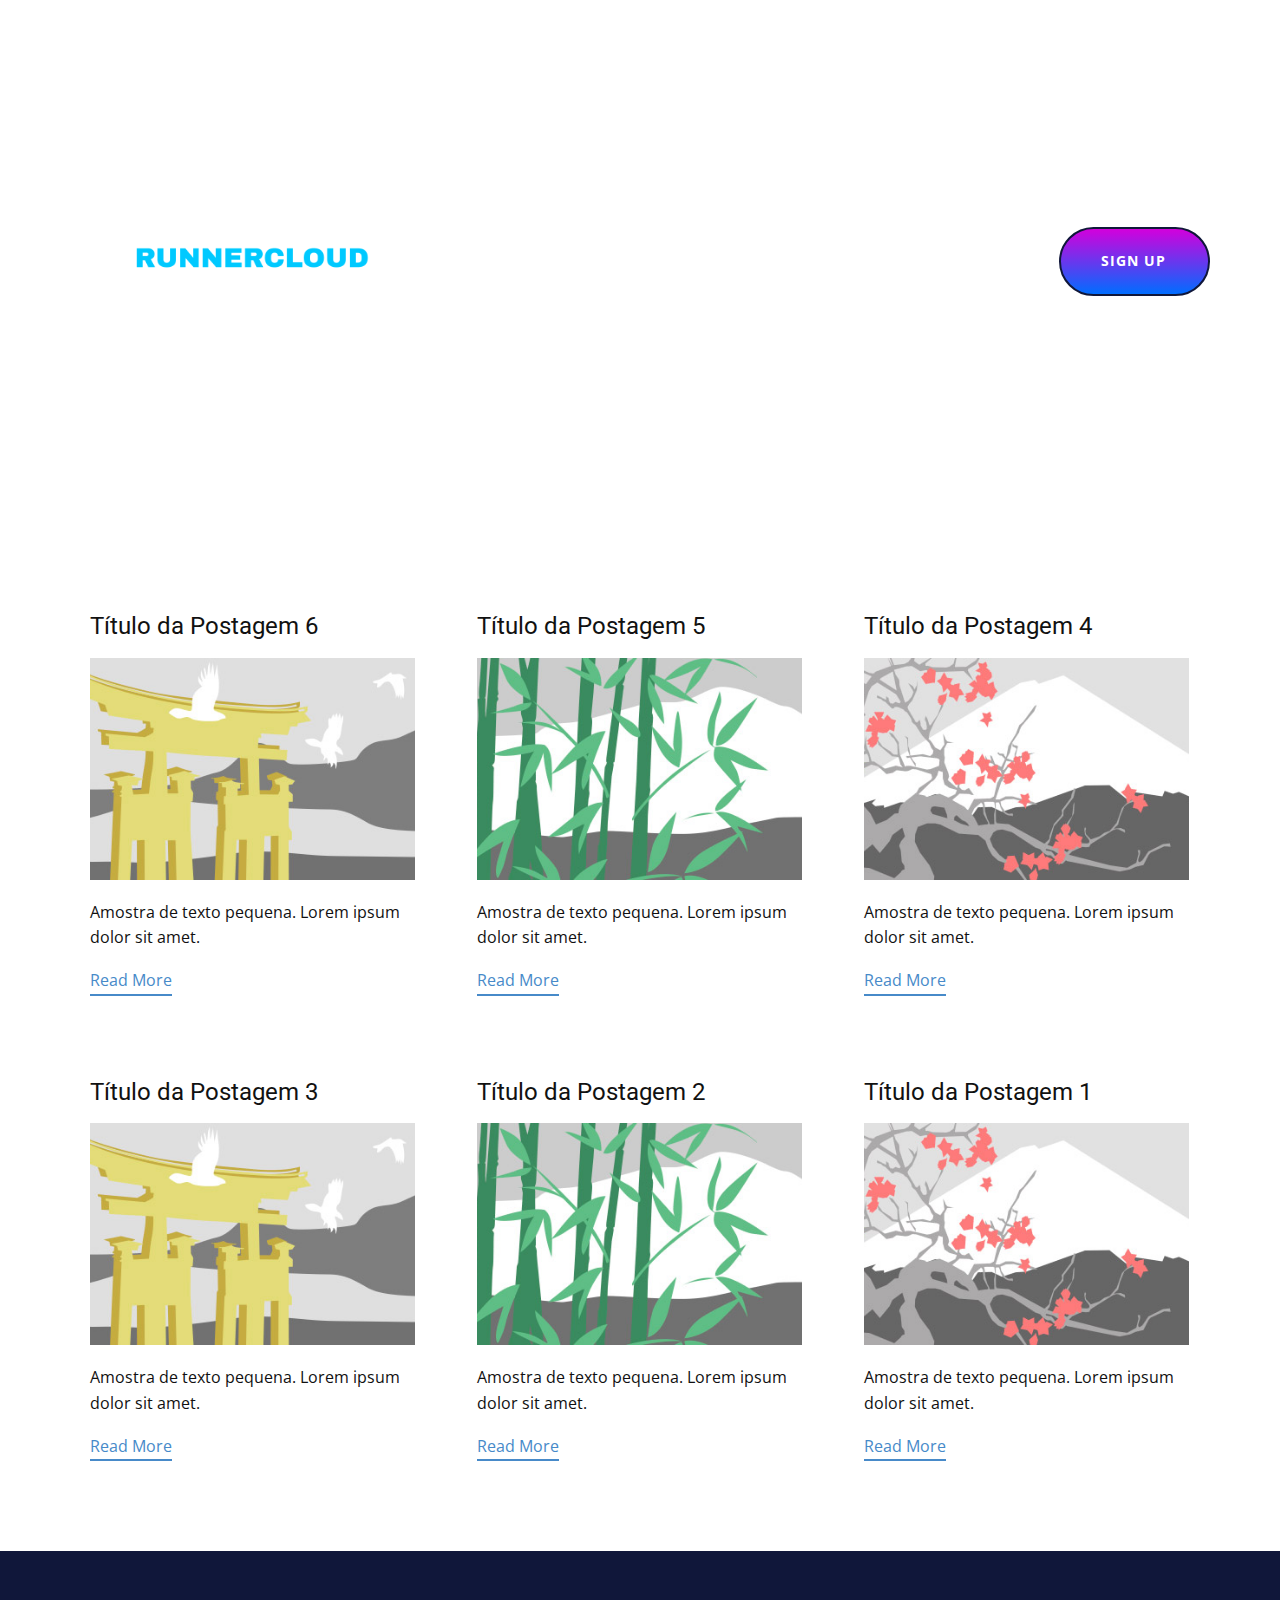
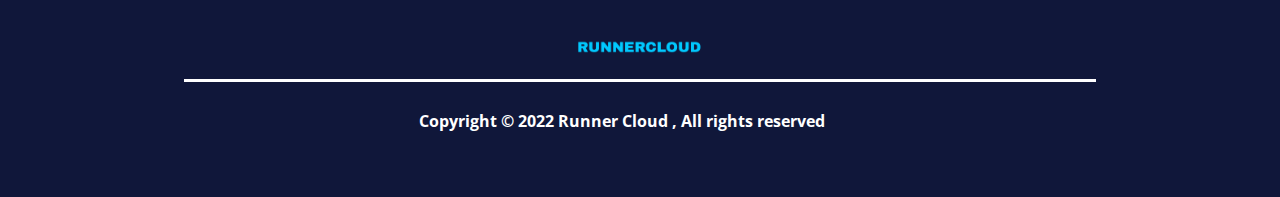
<file: blog/blog.html>
<html style="font-size: 16px;" lang="pt"><head>
    <meta name="viewport" content="width=device-width, initial-scale=1.0">
    <meta charset="utf-8">
    <meta name="keywords" content="">
    <meta name="description" content="">
    <title>Blog Template</title>
    <link rel="stylesheet" href="../nicepage.css" media="screen">
<link rel="stylesheet" href="../Blog-Template.css" media="screen">
    <script class="u-script" type="text/javascript" src="../jquery.js" "="" defer=""></script>
    <script class="u-script" type="text/javascript" src="../nicepage.js" "="" defer=""></script>
    <meta name="generator" content="Nicepage 4.16.0, nicepage.com">
    <link id="u-theme-google-font" rel="stylesheet" href="https://fonts.googleapis.com/css?family=Roboto:100,100i,300,300i,400,400i,500,500i,700,700i,900,900i|Open+Sans:300,300i,400,400i,500,500i,600,600i,700,700i,800,800i">
    
    
    <script type="application/ld+json">{
		"@context": "http://schema.org",
		"@type": "Organization",
		"name": "RunnerCloud",
		"logo": "images/minimalistic-logo-maker-for-a-senior-housing-center-4800a-el1.png"
}</script>
    <meta name="theme-color" content="#478ac9">
  </head>
  <body class="u-body u-xl-mode" data-lang="pt"><header class="u-clearfix u-header u-header" id="sec-aace"><div class="u-clearfix u-sheet u-sheet-1">
        <a href="https://nicepage.com" class="u-image u-logo u-image-1" data-image-width="4000" data-image-height="4000">
          <img src="../images/minimalistic-logo-maker-for-a-senior-housing-center-4800a-el1.png" class="u-logo-image u-logo-image-1">
        </a>
        <a href="../RunnerCloud.html#carousel_8ddc" data-page-id="91905597" class="u-border-2 u-border-custom-color-4 u-border-hover-palette-1-base u-btn u-btn-round u-button-style u-gradient u-hover-palette-1-base u-none u-radius-50 u-text-body-alt-color u-btn-1">SIGN UP</a>
      </div></header>
    <section class="u-clearfix u-section-1" id="sec-857f">
      <div class="u-clearfix u-sheet u-valign-middle u-sheet-1"><!--blog--><!--blog_options_json--><!--{"type":"Recent","source":"","tags":"","count":""}--><!--/blog_options_json-->
        <div class="u-blog u-expanded-width u-repeater u-repeater-1"><!--blog_post-->
          <div class="u-blog-post u-container-style u-repeater-item u-white u-repeater-item-1">
            <div class="u-container-layout u-similar-container u-valign-top u-container-layout-1"><!--blog_post_header-->
              <h4 class="u-blog-control u-text u-text-1">
                <a class="u-post-header-link" href="../blog/post-5.html">Título da Postagem 6</a>
              </h4><!--/blog_post_header--><!--blog_post_image-->
              <a class="u-post-header-link" href="../blog/post-5.html"><img alt="" class="u-blog-control u-expanded-width u-image u-image-default u-image-1" src="../images/8ad73f3c.jpeg"></a><!--/blog_post_image--><!--blog_post_content-->
              <div class="u-blog-control u-post-content u-text u-text-2 fr-view">Amostra de texto pequena. Lorem ipsum dolor sit amet.</div><!--/blog_post_content--><!--blog_post_readmore-->
              <a href="../blog/post-5.html" class="u-blog-control u-border-2 u-border-palette-1-base u-btn u-btn-rectangle u-button-style u-none u-btn-1"><!--blog_post_readmore_content--><!--options_json--><!--{"content":"Read More","defaultValue":"Ler Mais"}--><!--/options_json-->Read More<!--/blog_post_readmore_content--></a><!--/blog_post_readmore-->
            </div>
          </div><div class="u-blog-post u-container-style u-repeater-item u-video-cover u-white">
            <div class="u-container-layout u-similar-container u-valign-top u-container-layout-2"><!--blog_post_header-->
              <h4 class="u-blog-control u-text u-text-3">
                <a class="u-post-header-link" href="../blog/post-4.html">Título da Postagem 5</a>
              </h4><!--/blog_post_header--><!--blog_post_image-->
              <a class="u-post-header-link" href="../blog/post-4.html"><img alt="" class="u-blog-control u-expanded-width u-image u-image-default u-image-2" src="../images/68f64b9d.jpeg"></a><!--/blog_post_image--><!--blog_post_content-->
              <div class="u-blog-control u-post-content u-text u-text-4 fr-view">Amostra de texto pequena. Lorem ipsum dolor sit amet.</div><!--/blog_post_content--><!--blog_post_readmore-->
              <a href="../blog/post-4.html" class="u-blog-control u-border-2 u-border-palette-1-base u-btn u-btn-rectangle u-button-style u-none u-btn-2"><!--blog_post_readmore_content--><!--options_json--><!--{"content":"Read More","defaultValue":"Ler Mais"}--><!--/options_json-->Read More<!--/blog_post_readmore_content--></a><!--/blog_post_readmore-->
            </div>
          </div><div class="u-blog-post u-container-style u-repeater-item u-video-cover u-white">
            <div class="u-container-layout u-similar-container u-valign-top u-container-layout-3"><!--blog_post_header-->
              <h4 class="u-blog-control u-text u-text-5">
                <a class="u-post-header-link" href="../blog/post-3.html">Título da Postagem 4</a>
              </h4><!--/blog_post_header--><!--blog_post_image-->
              <a class="u-post-header-link" href="../blog/post-3.html"><img alt="" class="u-blog-control u-expanded-width u-image u-image-default u-image-3" src="../images/0fd3416c.jpeg"></a><!--/blog_post_image--><!--blog_post_content-->
              <div class="u-blog-control u-post-content u-text u-text-6 fr-view">Amostra de texto pequena. Lorem ipsum dolor sit amet.</div><!--/blog_post_content--><!--blog_post_readmore-->
              <a href="../blog/post-3.html" class="u-blog-control u-border-2 u-border-palette-1-base u-btn u-btn-rectangle u-button-style u-none u-btn-3"><!--blog_post_readmore_content--><!--options_json--><!--{"content":"Read More","defaultValue":"Ler Mais"}--><!--/options_json-->Read More<!--/blog_post_readmore_content--></a><!--/blog_post_readmore-->
            </div>
          </div><div class="u-blog-post u-container-style u-repeater-item u-white u-repeater-item-1">
            <div class="u-container-layout u-similar-container u-valign-top u-container-layout-1"><!--blog_post_header-->
              <h4 class="u-blog-control u-text u-text-1">
                <a class="u-post-header-link" href="../blog/post-2.html">Título da Postagem 3</a>
              </h4><!--/blog_post_header--><!--blog_post_image-->
              <a class="u-post-header-link" href="../blog/post-2.html"><img alt="" class="u-blog-control u-expanded-width u-image u-image-default u-image-1" src="../images/8ad73f3c.jpeg"></a><!--/blog_post_image--><!--blog_post_content-->
              <div class="u-blog-control u-post-content u-text u-text-2 fr-view">Amostra de texto pequena. Lorem ipsum dolor sit amet.</div><!--/blog_post_content--><!--blog_post_readmore-->
              <a href="../blog/post-2.html" class="u-blog-control u-border-2 u-border-palette-1-base u-btn u-btn-rectangle u-button-style u-none u-btn-1"><!--blog_post_readmore_content--><!--options_json--><!--{"content":"Read More","defaultValue":"Ler Mais"}--><!--/options_json-->Read More<!--/blog_post_readmore_content--></a><!--/blog_post_readmore-->
            </div>
          </div><div class="u-blog-post u-container-style u-repeater-item u-video-cover u-white">
            <div class="u-container-layout u-similar-container u-valign-top u-container-layout-2"><!--blog_post_header-->
              <h4 class="u-blog-control u-text u-text-3">
                <a class="u-post-header-link" href="../blog/post-1.html">Título da Postagem 2</a>
              </h4><!--/blog_post_header--><!--blog_post_image-->
              <a class="u-post-header-link" href="../blog/post-1.html"><img alt="" class="u-blog-control u-expanded-width u-image u-image-default u-image-2" src="../images/68f64b9d.jpeg"></a><!--/blog_post_image--><!--blog_post_content-->
              <div class="u-blog-control u-post-content u-text u-text-4 fr-view">Amostra de texto pequena. Lorem ipsum dolor sit amet.</div><!--/blog_post_content--><!--blog_post_readmore-->
              <a href="../blog/post-1.html" class="u-blog-control u-border-2 u-border-palette-1-base u-btn u-btn-rectangle u-button-style u-none u-btn-2"><!--blog_post_readmore_content--><!--options_json--><!--{"content":"Read More","defaultValue":"Ler Mais"}--><!--/options_json-->Read More<!--/blog_post_readmore_content--></a><!--/blog_post_readmore-->
            </div>
          </div><div class="u-blog-post u-container-style u-repeater-item u-video-cover u-white">
            <div class="u-container-layout u-similar-container u-valign-top u-container-layout-3"><!--blog_post_header-->
              <h4 class="u-blog-control u-text u-text-5">
                <a class="u-post-header-link" href="../blog/post.html">Título da Postagem 1</a>
              </h4><!--/blog_post_header--><!--blog_post_image-->
              <a class="u-post-header-link" href="../blog/post.html"><img alt="" class="u-blog-control u-expanded-width u-image u-image-default u-image-3" src="../images/0fd3416c.jpeg"></a><!--/blog_post_image--><!--blog_post_content-->
              <div class="u-blog-control u-post-content u-text u-text-6 fr-view">Amostra de texto pequena. Lorem ipsum dolor sit amet.</div><!--/blog_post_content--><!--blog_post_readmore-->
              <a href="../blog/post.html" class="u-blog-control u-border-2 u-border-palette-1-base u-btn u-btn-rectangle u-button-style u-none u-btn-3"><!--blog_post_readmore_content--><!--options_json--><!--{"content":"Read More","defaultValue":"Ler Mais"}--><!--/options_json-->Read More<!--/blog_post_readmore_content--></a><!--/blog_post_readmore-->
            </div>
          </div><!--/blog_post--><!--blog_post-->
          <!--/blog_post--><!--blog_post-->
          <!--/blog_post-->
        </div><!--/blog-->
      </div>
    </section>
    
    
    <footer class="u-clearfix u-custom-color-4 u-footer u-footer" id="sec-19f0"><div class="u-clearfix u-sheet u-valign-top u-sheet-1">
        <a href="https://nicepage.com" class="u-image u-logo u-image-1" data-image-width="1920" data-image-height="1920">
          <img src="../images/minimalistic-logo-maker-for-a-senior-housing-center-4800a-el1.png" class="u-logo-image u-logo-image-1">
        </a>
        <div class="u-border-3 u-border-white u-line u-line-horizontal u-line-1"></div>
        <p class="u-text u-text-body-alt-color u-text-1"> &nbsp;&nbsp;&nbsp;Copyright © 2022 Runner Cloud , All rights reserved</p>
      </div></footer>
  
</body></html>
</file>
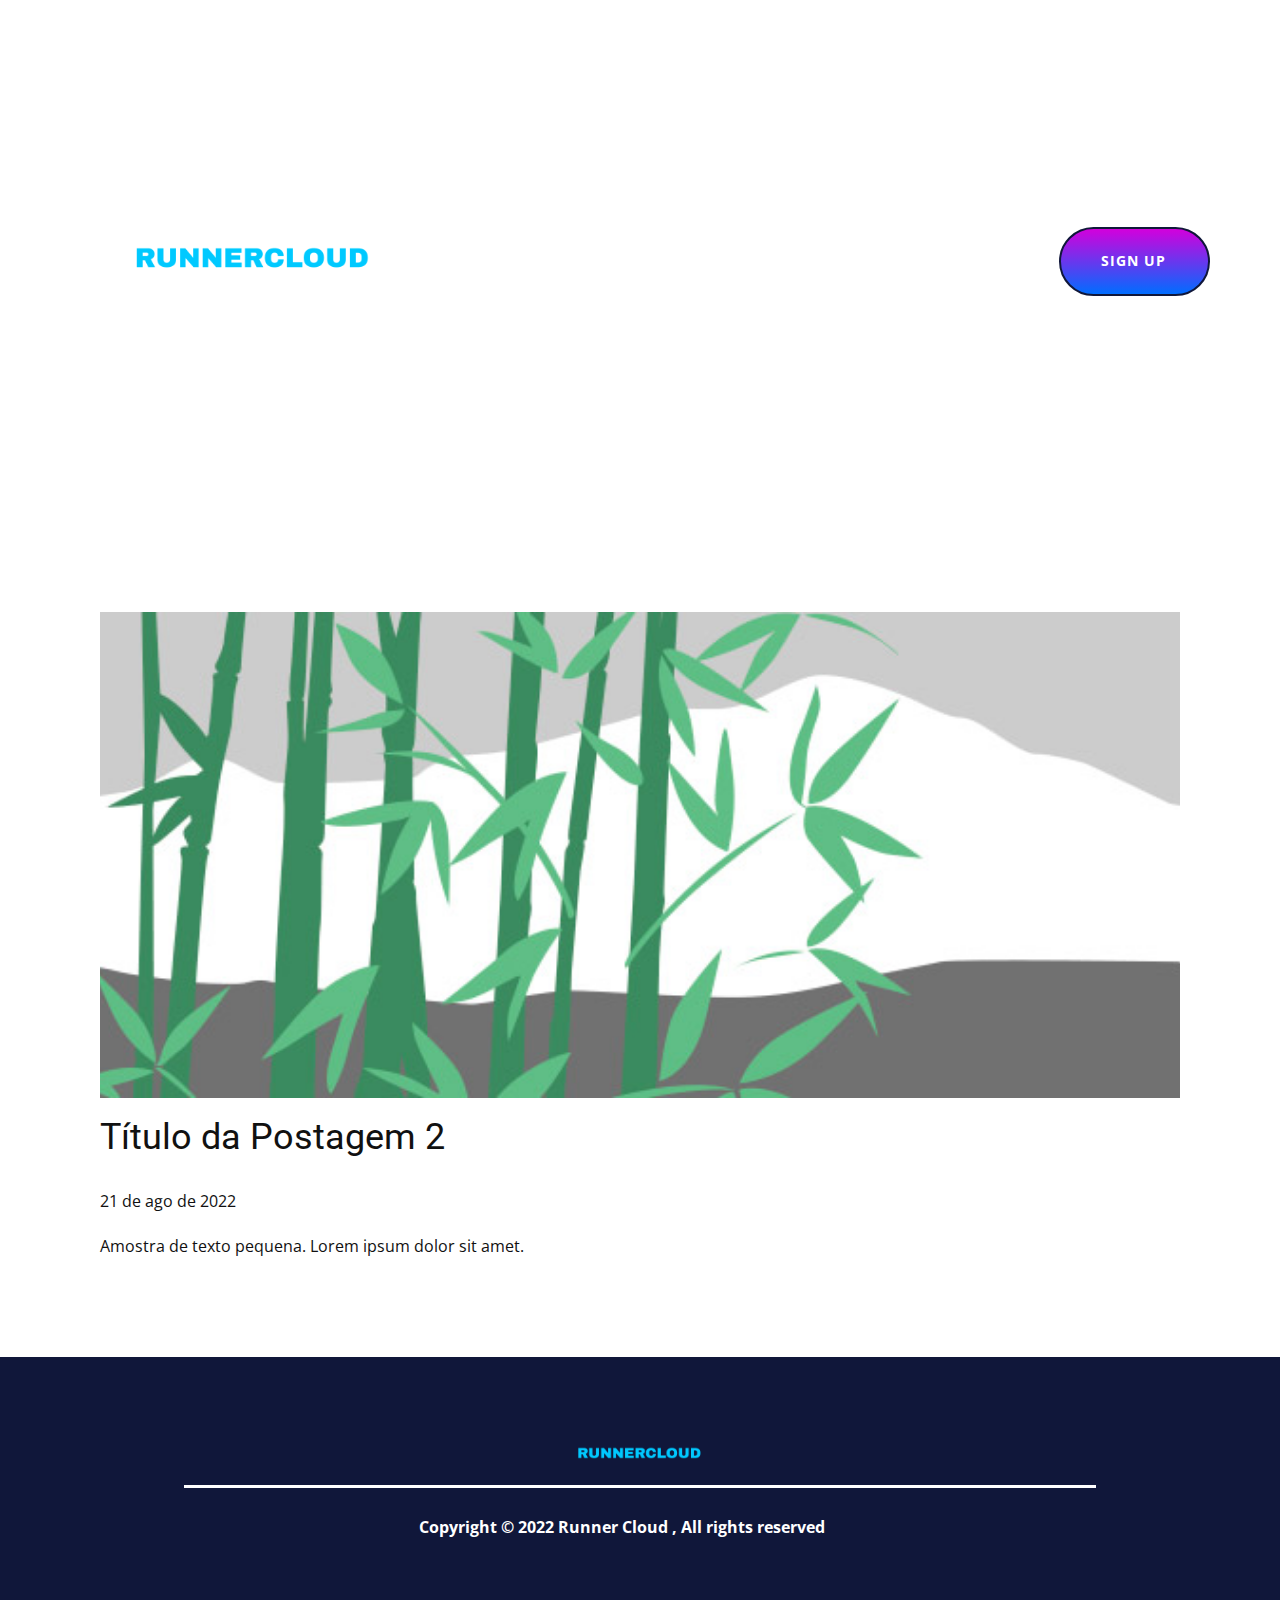
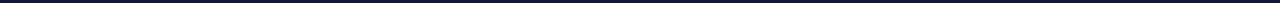
<file: blog/post-1.html>
<!doctype html>
<html style="font-size: 16px;" lang="pt"><head>
    <meta name="viewport" content="width=device-width, initial-scale=1.0">
    <meta charset="utf-8">
    <meta name="keywords" content="Título da Postagem 1">
    <meta name="description" content="">
    <title>Título da Postagem 2</title>
    <link rel="stylesheet" href="../nicepage.css" media="screen">
<link rel="stylesheet" href="../Post-Template.css" media="screen">
    <script class="u-script" type="text/javascript" src="../jquery.js" "="" defer=""></script>
    <script class="u-script" type="text/javascript" src="../nicepage.js" "="" defer=""></script>
    <meta name="generator" content="Nicepage 4.16.0, nicepage.com">
    <link id="u-theme-google-font" rel="stylesheet" href="https://fonts.googleapis.com/css?family=Roboto:100,100i,300,300i,400,400i,500,500i,700,700i,900,900i|Open+Sans:300,300i,400,400i,500,500i,600,600i,700,700i,800,800i">
    
    
    <script type="application/ld+json">{
		"@context": "http://schema.org",
		"@type": "Organization",
		"name": "RunnerCloud",
		"logo": "images/minimalistic-logo-maker-for-a-senior-housing-center-4800a-el1.png"
}</script>
    <meta name="theme-color" content="#478ac9">
  </head>
  <body class="u-body u-xl-mode" data-lang="pt"><header class="u-clearfix u-header u-header" id="sec-aace"><div class="u-clearfix u-sheet u-sheet-1">
        <a href="https://nicepage.com" class="u-image u-logo u-image-1" data-image-width="4000" data-image-height="4000">
          <img src="../images/minimalistic-logo-maker-for-a-senior-housing-center-4800a-el1.png" class="u-logo-image u-logo-image-1">
        </a>
        <a href="../RunnerCloud.html#carousel_8ddc" data-page-id="91905597" class="u-border-2 u-border-custom-color-4 u-border-hover-palette-1-base u-btn u-btn-round u-button-style u-gradient u-hover-palette-1-base u-none u-radius-50 u-text-body-alt-color u-btn-1">SIGN UP</a>
      </div></header>
    <section class="u-align-center u-clearfix u-section-1" id="sec-8dde">
      <div class="u-clearfix u-sheet u-valign-middle-md u-valign-middle-sm u-valign-middle-xs u-sheet-1"><!--post_details--><!--post_details_options_json--><!--{"source":""}--><!--/post_details_options_json--><!--blog_post-->
        <div class="u-container-style u-expanded-width u-post-details u-post-details-1">
          <div class="u-container-layout u-valign-middle u-container-layout-1"><!--blog_post_image-->
            <img alt="" class="u-blog-control u-expanded-width u-image u-image-default u-image-1" src="../images/68f64b9d.jpeg"><!--/blog_post_image--><!--blog_post_header-->
            <h2 class="u-blog-control u-text u-text-1">Título da Postagem 2</h2><!--/blog_post_header--><!--blog_post_metadata-->
            <div class="u-blog-control u-metadata u-metadata-1"><!--blog_post_metadata_date-->
              <span class="u-meta-date u-meta-icon">21 de ago de 2022</span><!--/blog_post_metadata_date--><!--blog_post_metadata_category-->
              <!--/blog_post_metadata_category--><!--blog_post_metadata_comments-->
              <!--/blog_post_metadata_comments-->
            </div><!--/blog_post_metadata--><!--blog_post_content-->
            <div class="u-align-justify u-blog-control u-post-content u-text u-text-2 fr-view">
  Amostra de texto pequena. Lorem ipsum dolor sit amet.
  </div><!--/blog_post_content-->
          </div>
        </div><!--/blog_post--><!--/post_details-->
      </div>
    </section>
    
    
    <footer class="u-clearfix u-custom-color-4 u-footer u-footer" id="sec-19f0"><div class="u-clearfix u-sheet u-valign-top u-sheet-1">
        <a href="https://nicepage.com" class="u-image u-logo u-image-1" data-image-width="1920" data-image-height="1920">
          <img src="../images/minimalistic-logo-maker-for-a-senior-housing-center-4800a-el1.png" class="u-logo-image u-logo-image-1">
        </a>
        <div class="u-border-3 u-border-white u-line u-line-horizontal u-line-1"></div>
        <p class="u-text u-text-body-alt-color u-text-1"> &nbsp;&nbsp;&nbsp;Copyright © 2022 Runner Cloud , All rights reserved</p>
      </div></footer>
  
</body></html>
</file>
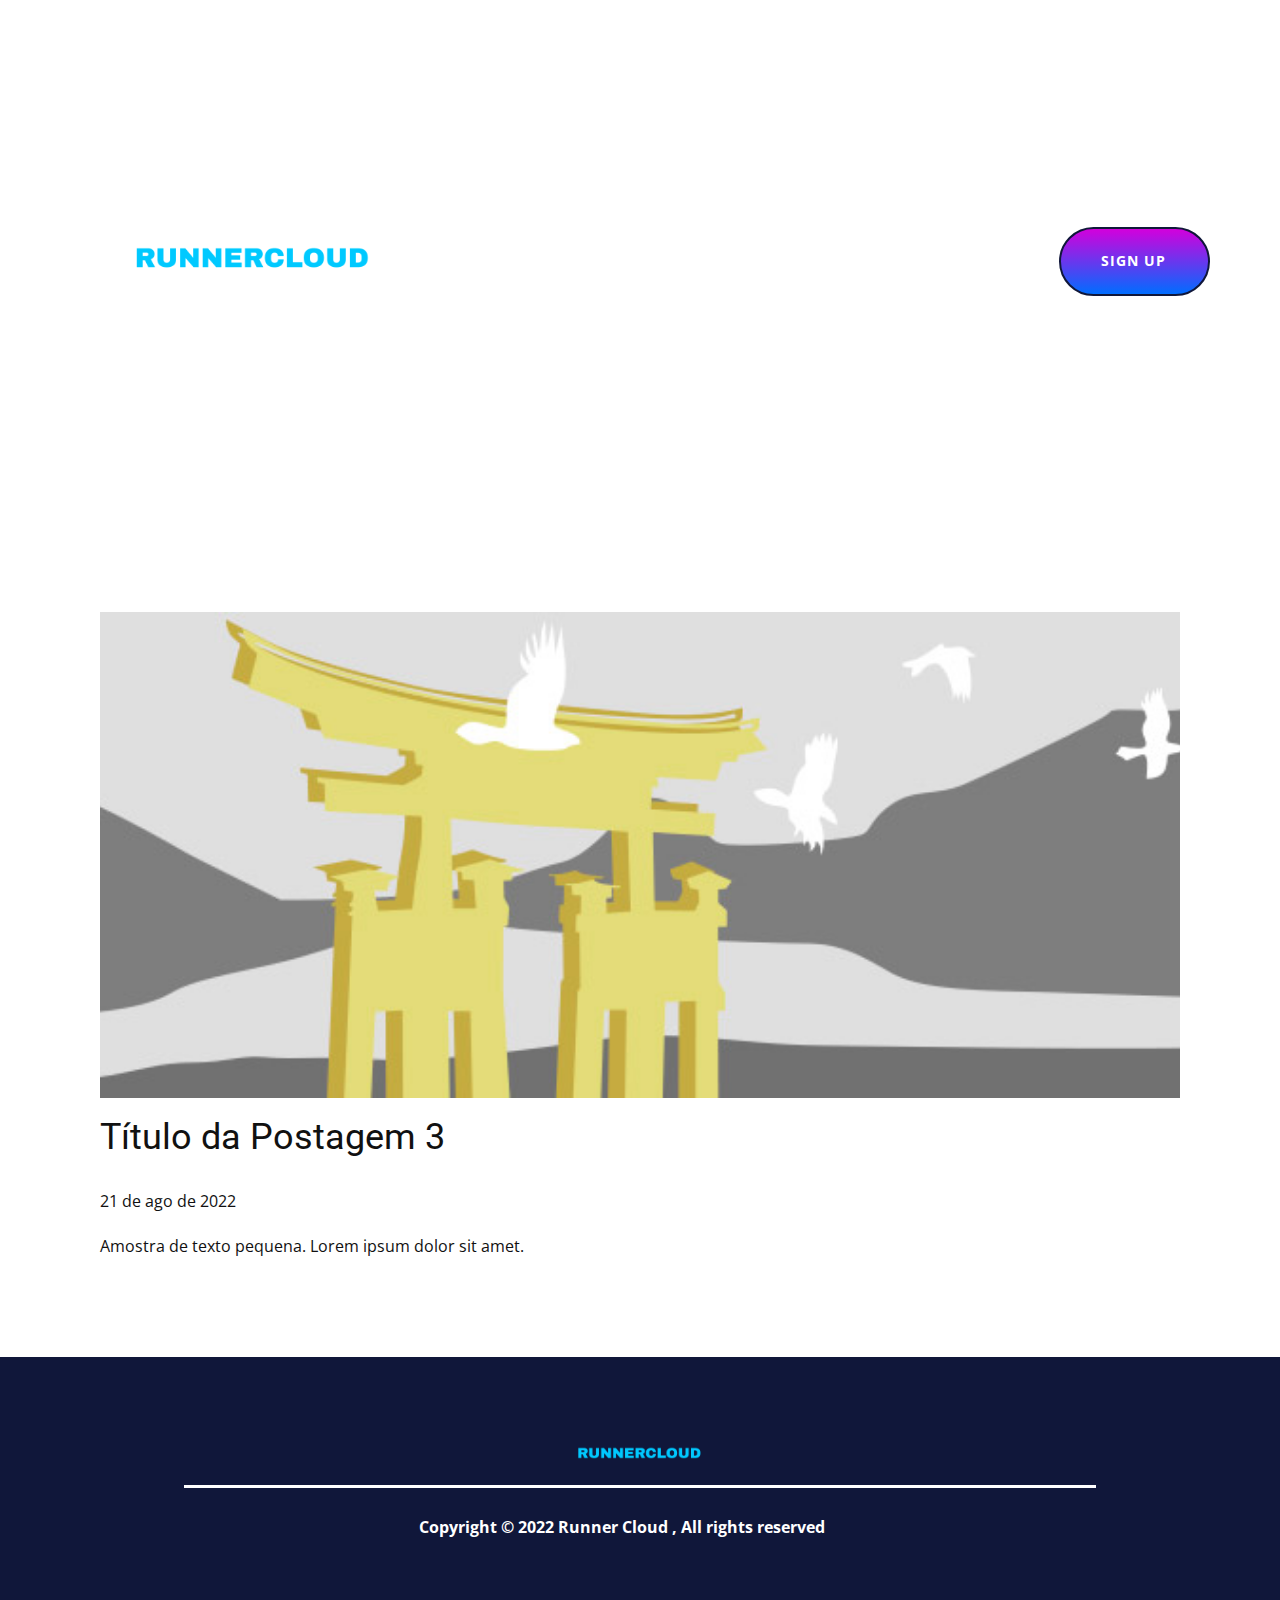
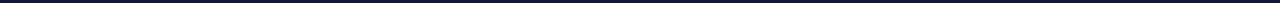
<file: blog/post-2.html>
<!doctype html>
<html style="font-size: 16px;" lang="pt"><head>
    <meta name="viewport" content="width=device-width, initial-scale=1.0">
    <meta charset="utf-8">
    <meta name="keywords" content="Título da Postagem 1">
    <meta name="description" content="">
    <title>Título da Postagem 3</title>
    <link rel="stylesheet" href="../nicepage.css" media="screen">
<link rel="stylesheet" href="../Post-Template.css" media="screen">
    <script class="u-script" type="text/javascript" src="../jquery.js" "="" defer=""></script>
    <script class="u-script" type="text/javascript" src="../nicepage.js" "="" defer=""></script>
    <meta name="generator" content="Nicepage 4.16.0, nicepage.com">
    <link id="u-theme-google-font" rel="stylesheet" href="https://fonts.googleapis.com/css?family=Roboto:100,100i,300,300i,400,400i,500,500i,700,700i,900,900i|Open+Sans:300,300i,400,400i,500,500i,600,600i,700,700i,800,800i">
    
    
    <script type="application/ld+json">{
		"@context": "http://schema.org",
		"@type": "Organization",
		"name": "RunnerCloud",
		"logo": "images/minimalistic-logo-maker-for-a-senior-housing-center-4800a-el1.png"
}</script>
    <meta name="theme-color" content="#478ac9">
  </head>
  <body class="u-body u-xl-mode" data-lang="pt"><header class="u-clearfix u-header u-header" id="sec-aace"><div class="u-clearfix u-sheet u-sheet-1">
        <a href="https://nicepage.com" class="u-image u-logo u-image-1" data-image-width="4000" data-image-height="4000">
          <img src="../images/minimalistic-logo-maker-for-a-senior-housing-center-4800a-el1.png" class="u-logo-image u-logo-image-1">
        </a>
        <a href="../RunnerCloud.html#carousel_8ddc" data-page-id="91905597" class="u-border-2 u-border-custom-color-4 u-border-hover-palette-1-base u-btn u-btn-round u-button-style u-gradient u-hover-palette-1-base u-none u-radius-50 u-text-body-alt-color u-btn-1">SIGN UP</a>
      </div></header>
    <section class="u-align-center u-clearfix u-section-1" id="sec-8dde">
      <div class="u-clearfix u-sheet u-valign-middle-md u-valign-middle-sm u-valign-middle-xs u-sheet-1"><!--post_details--><!--post_details_options_json--><!--{"source":""}--><!--/post_details_options_json--><!--blog_post-->
        <div class="u-container-style u-expanded-width u-post-details u-post-details-1">
          <div class="u-container-layout u-valign-middle u-container-layout-1"><!--blog_post_image-->
            <img alt="" class="u-blog-control u-expanded-width u-image u-image-default u-image-1" src="../images/8ad73f3c.jpeg"><!--/blog_post_image--><!--blog_post_header-->
            <h2 class="u-blog-control u-text u-text-1">Título da Postagem 3</h2><!--/blog_post_header--><!--blog_post_metadata-->
            <div class="u-blog-control u-metadata u-metadata-1"><!--blog_post_metadata_date-->
              <span class="u-meta-date u-meta-icon">21 de ago de 2022</span><!--/blog_post_metadata_date--><!--blog_post_metadata_category-->
              <!--/blog_post_metadata_category--><!--blog_post_metadata_comments-->
              <!--/blog_post_metadata_comments-->
            </div><!--/blog_post_metadata--><!--blog_post_content-->
            <div class="u-align-justify u-blog-control u-post-content u-text u-text-2 fr-view">
  Amostra de texto pequena. Lorem ipsum dolor sit amet.
  </div><!--/blog_post_content-->
          </div>
        </div><!--/blog_post--><!--/post_details-->
      </div>
    </section>
    
    
    <footer class="u-clearfix u-custom-color-4 u-footer u-footer" id="sec-19f0"><div class="u-clearfix u-sheet u-valign-top u-sheet-1">
        <a href="https://nicepage.com" class="u-image u-logo u-image-1" data-image-width="1920" data-image-height="1920">
          <img src="../images/minimalistic-logo-maker-for-a-senior-housing-center-4800a-el1.png" class="u-logo-image u-logo-image-1">
        </a>
        <div class="u-border-3 u-border-white u-line u-line-horizontal u-line-1"></div>
        <p class="u-text u-text-body-alt-color u-text-1"> &nbsp;&nbsp;&nbsp;Copyright © 2022 Runner Cloud , All rights reserved</p>
      </div></footer>
  
</body></html>
</file>
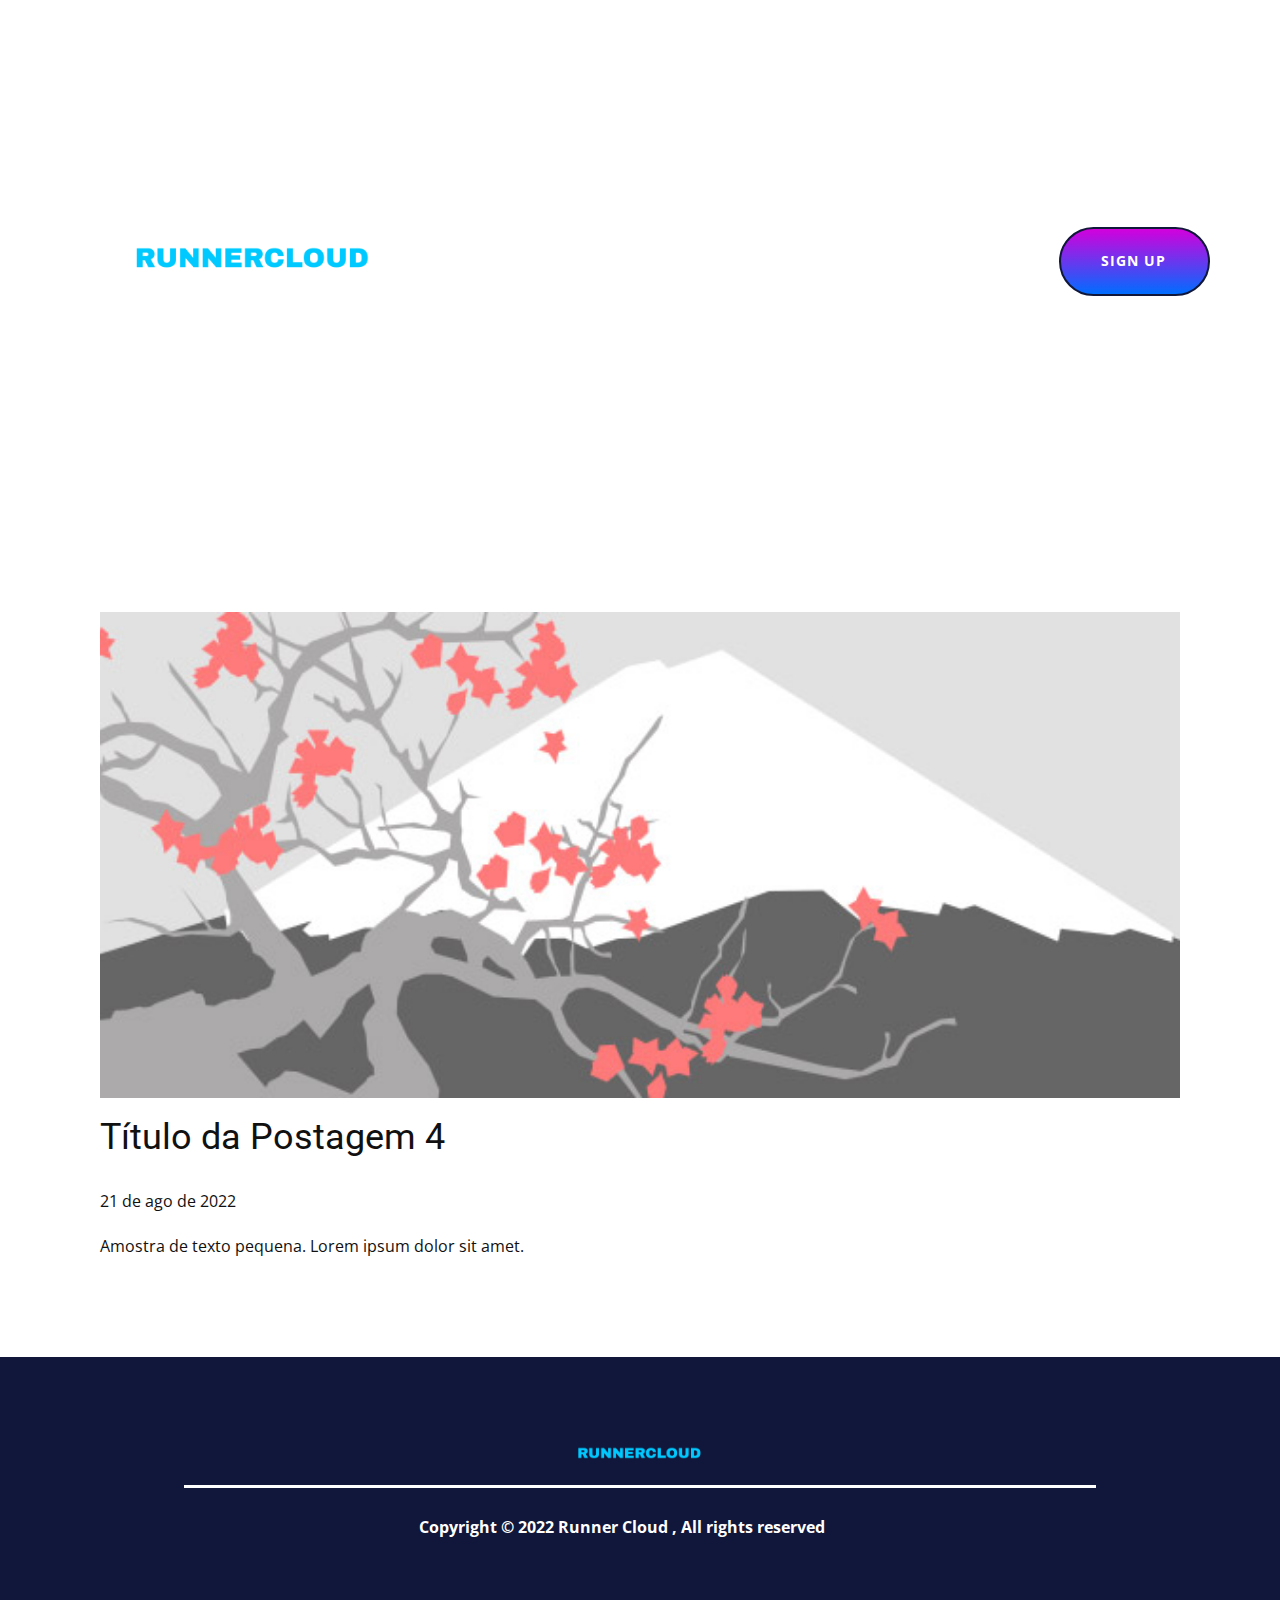
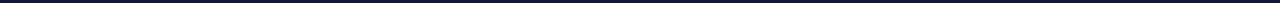
<file: blog/post-3.html>
<!doctype html>
<html style="font-size: 16px;" lang="pt"><head>
    <meta name="viewport" content="width=device-width, initial-scale=1.0">
    <meta charset="utf-8">
    <meta name="keywords" content="Título da Postagem 1">
    <meta name="description" content="">
    <title>Título da Postagem 4</title>
    <link rel="stylesheet" href="../nicepage.css" media="screen">
<link rel="stylesheet" href="../Post-Template.css" media="screen">
    <script class="u-script" type="text/javascript" src="../jquery.js" "="" defer=""></script>
    <script class="u-script" type="text/javascript" src="../nicepage.js" "="" defer=""></script>
    <meta name="generator" content="Nicepage 4.16.0, nicepage.com">
    <link id="u-theme-google-font" rel="stylesheet" href="https://fonts.googleapis.com/css?family=Roboto:100,100i,300,300i,400,400i,500,500i,700,700i,900,900i|Open+Sans:300,300i,400,400i,500,500i,600,600i,700,700i,800,800i">
    
    
    <script type="application/ld+json">{
		"@context": "http://schema.org",
		"@type": "Organization",
		"name": "RunnerCloud",
		"logo": "images/minimalistic-logo-maker-for-a-senior-housing-center-4800a-el1.png"
}</script>
    <meta name="theme-color" content="#478ac9">
  </head>
  <body class="u-body u-xl-mode" data-lang="pt"><header class="u-clearfix u-header u-header" id="sec-aace"><div class="u-clearfix u-sheet u-sheet-1">
        <a href="https://nicepage.com" class="u-image u-logo u-image-1" data-image-width="4000" data-image-height="4000">
          <img src="../images/minimalistic-logo-maker-for-a-senior-housing-center-4800a-el1.png" class="u-logo-image u-logo-image-1">
        </a>
        <a href="../RunnerCloud.html#carousel_8ddc" data-page-id="91905597" class="u-border-2 u-border-custom-color-4 u-border-hover-palette-1-base u-btn u-btn-round u-button-style u-gradient u-hover-palette-1-base u-none u-radius-50 u-text-body-alt-color u-btn-1">SIGN UP</a>
      </div></header>
    <section class="u-align-center u-clearfix u-section-1" id="sec-8dde">
      <div class="u-clearfix u-sheet u-valign-middle-md u-valign-middle-sm u-valign-middle-xs u-sheet-1"><!--post_details--><!--post_details_options_json--><!--{"source":""}--><!--/post_details_options_json--><!--blog_post-->
        <div class="u-container-style u-expanded-width u-post-details u-post-details-1">
          <div class="u-container-layout u-valign-middle u-container-layout-1"><!--blog_post_image-->
            <img alt="" class="u-blog-control u-expanded-width u-image u-image-default u-image-1" src="../images/0fd3416c.jpeg"><!--/blog_post_image--><!--blog_post_header-->
            <h2 class="u-blog-control u-text u-text-1">Título da Postagem 4</h2><!--/blog_post_header--><!--blog_post_metadata-->
            <div class="u-blog-control u-metadata u-metadata-1"><!--blog_post_metadata_date-->
              <span class="u-meta-date u-meta-icon">21 de ago de 2022</span><!--/blog_post_metadata_date--><!--blog_post_metadata_category-->
              <!--/blog_post_metadata_category--><!--blog_post_metadata_comments-->
              <!--/blog_post_metadata_comments-->
            </div><!--/blog_post_metadata--><!--blog_post_content-->
            <div class="u-align-justify u-blog-control u-post-content u-text u-text-2 fr-view">
  Amostra de texto pequena. Lorem ipsum dolor sit amet.
  </div><!--/blog_post_content-->
          </div>
        </div><!--/blog_post--><!--/post_details-->
      </div>
    </section>
    
    
    <footer class="u-clearfix u-custom-color-4 u-footer u-footer" id="sec-19f0"><div class="u-clearfix u-sheet u-valign-top u-sheet-1">
        <a href="https://nicepage.com" class="u-image u-logo u-image-1" data-image-width="1920" data-image-height="1920">
          <img src="../images/minimalistic-logo-maker-for-a-senior-housing-center-4800a-el1.png" class="u-logo-image u-logo-image-1">
        </a>
        <div class="u-border-3 u-border-white u-line u-line-horizontal u-line-1"></div>
        <p class="u-text u-text-body-alt-color u-text-1"> &nbsp;&nbsp;&nbsp;Copyright © 2022 Runner Cloud , All rights reserved</p>
      </div></footer>
  
</body></html>
</file>
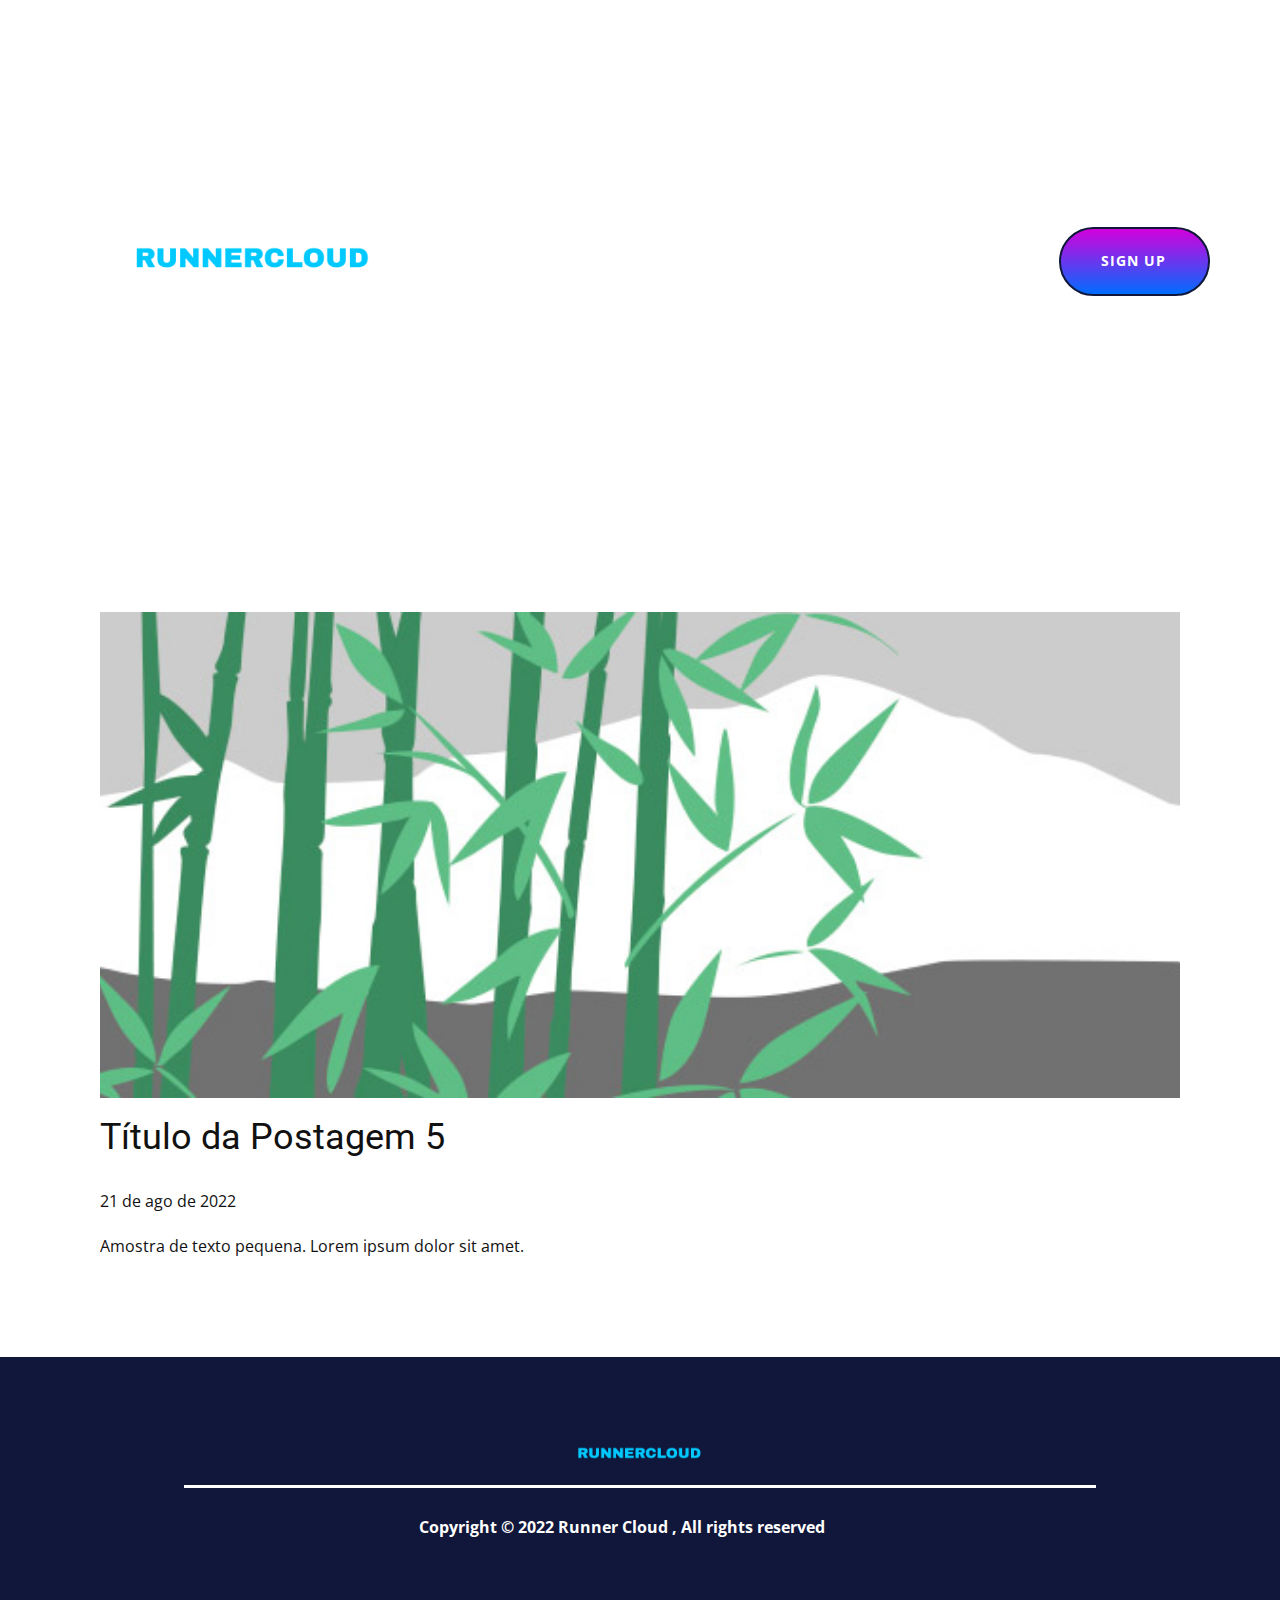
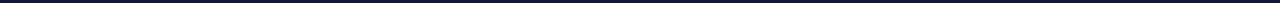
<file: blog/post-4.html>
<!doctype html>
<html style="font-size: 16px;" lang="pt"><head>
    <meta name="viewport" content="width=device-width, initial-scale=1.0">
    <meta charset="utf-8">
    <meta name="keywords" content="Título da Postagem 1">
    <meta name="description" content="">
    <title>Título da Postagem 5</title>
    <link rel="stylesheet" href="../nicepage.css" media="screen">
<link rel="stylesheet" href="../Post-Template.css" media="screen">
    <script class="u-script" type="text/javascript" src="../jquery.js" "="" defer=""></script>
    <script class="u-script" type="text/javascript" src="../nicepage.js" "="" defer=""></script>
    <meta name="generator" content="Nicepage 4.16.0, nicepage.com">
    <link id="u-theme-google-font" rel="stylesheet" href="https://fonts.googleapis.com/css?family=Roboto:100,100i,300,300i,400,400i,500,500i,700,700i,900,900i|Open+Sans:300,300i,400,400i,500,500i,600,600i,700,700i,800,800i">
    
    
    <script type="application/ld+json">{
		"@context": "http://schema.org",
		"@type": "Organization",
		"name": "RunnerCloud",
		"logo": "images/minimalistic-logo-maker-for-a-senior-housing-center-4800a-el1.png"
}</script>
    <meta name="theme-color" content="#478ac9">
  </head>
  <body class="u-body u-xl-mode" data-lang="pt"><header class="u-clearfix u-header u-header" id="sec-aace"><div class="u-clearfix u-sheet u-sheet-1">
        <a href="https://nicepage.com" class="u-image u-logo u-image-1" data-image-width="4000" data-image-height="4000">
          <img src="../images/minimalistic-logo-maker-for-a-senior-housing-center-4800a-el1.png" class="u-logo-image u-logo-image-1">
        </a>
        <a href="../RunnerCloud.html#carousel_8ddc" data-page-id="91905597" class="u-border-2 u-border-custom-color-4 u-border-hover-palette-1-base u-btn u-btn-round u-button-style u-gradient u-hover-palette-1-base u-none u-radius-50 u-text-body-alt-color u-btn-1">SIGN UP</a>
      </div></header>
    <section class="u-align-center u-clearfix u-section-1" id="sec-8dde">
      <div class="u-clearfix u-sheet u-valign-middle-md u-valign-middle-sm u-valign-middle-xs u-sheet-1"><!--post_details--><!--post_details_options_json--><!--{"source":""}--><!--/post_details_options_json--><!--blog_post-->
        <div class="u-container-style u-expanded-width u-post-details u-post-details-1">
          <div class="u-container-layout u-valign-middle u-container-layout-1"><!--blog_post_image-->
            <img alt="" class="u-blog-control u-expanded-width u-image u-image-default u-image-1" src="../images/68f64b9d.jpeg"><!--/blog_post_image--><!--blog_post_header-->
            <h2 class="u-blog-control u-text u-text-1">Título da Postagem 5</h2><!--/blog_post_header--><!--blog_post_metadata-->
            <div class="u-blog-control u-metadata u-metadata-1"><!--blog_post_metadata_date-->
              <span class="u-meta-date u-meta-icon">21 de ago de 2022</span><!--/blog_post_metadata_date--><!--blog_post_metadata_category-->
              <!--/blog_post_metadata_category--><!--blog_post_metadata_comments-->
              <!--/blog_post_metadata_comments-->
            </div><!--/blog_post_metadata--><!--blog_post_content-->
            <div class="u-align-justify u-blog-control u-post-content u-text u-text-2 fr-view">
  Amostra de texto pequena. Lorem ipsum dolor sit amet.
  </div><!--/blog_post_content-->
          </div>
        </div><!--/blog_post--><!--/post_details-->
      </div>
    </section>
    
    
    <footer class="u-clearfix u-custom-color-4 u-footer u-footer" id="sec-19f0"><div class="u-clearfix u-sheet u-valign-top u-sheet-1">
        <a href="https://nicepage.com" class="u-image u-logo u-image-1" data-image-width="1920" data-image-height="1920">
          <img src="../images/minimalistic-logo-maker-for-a-senior-housing-center-4800a-el1.png" class="u-logo-image u-logo-image-1">
        </a>
        <div class="u-border-3 u-border-white u-line u-line-horizontal u-line-1"></div>
        <p class="u-text u-text-body-alt-color u-text-1"> &nbsp;&nbsp;&nbsp;Copyright © 2022 Runner Cloud , All rights reserved</p>
      </div></footer>
  
</body></html>
</file>
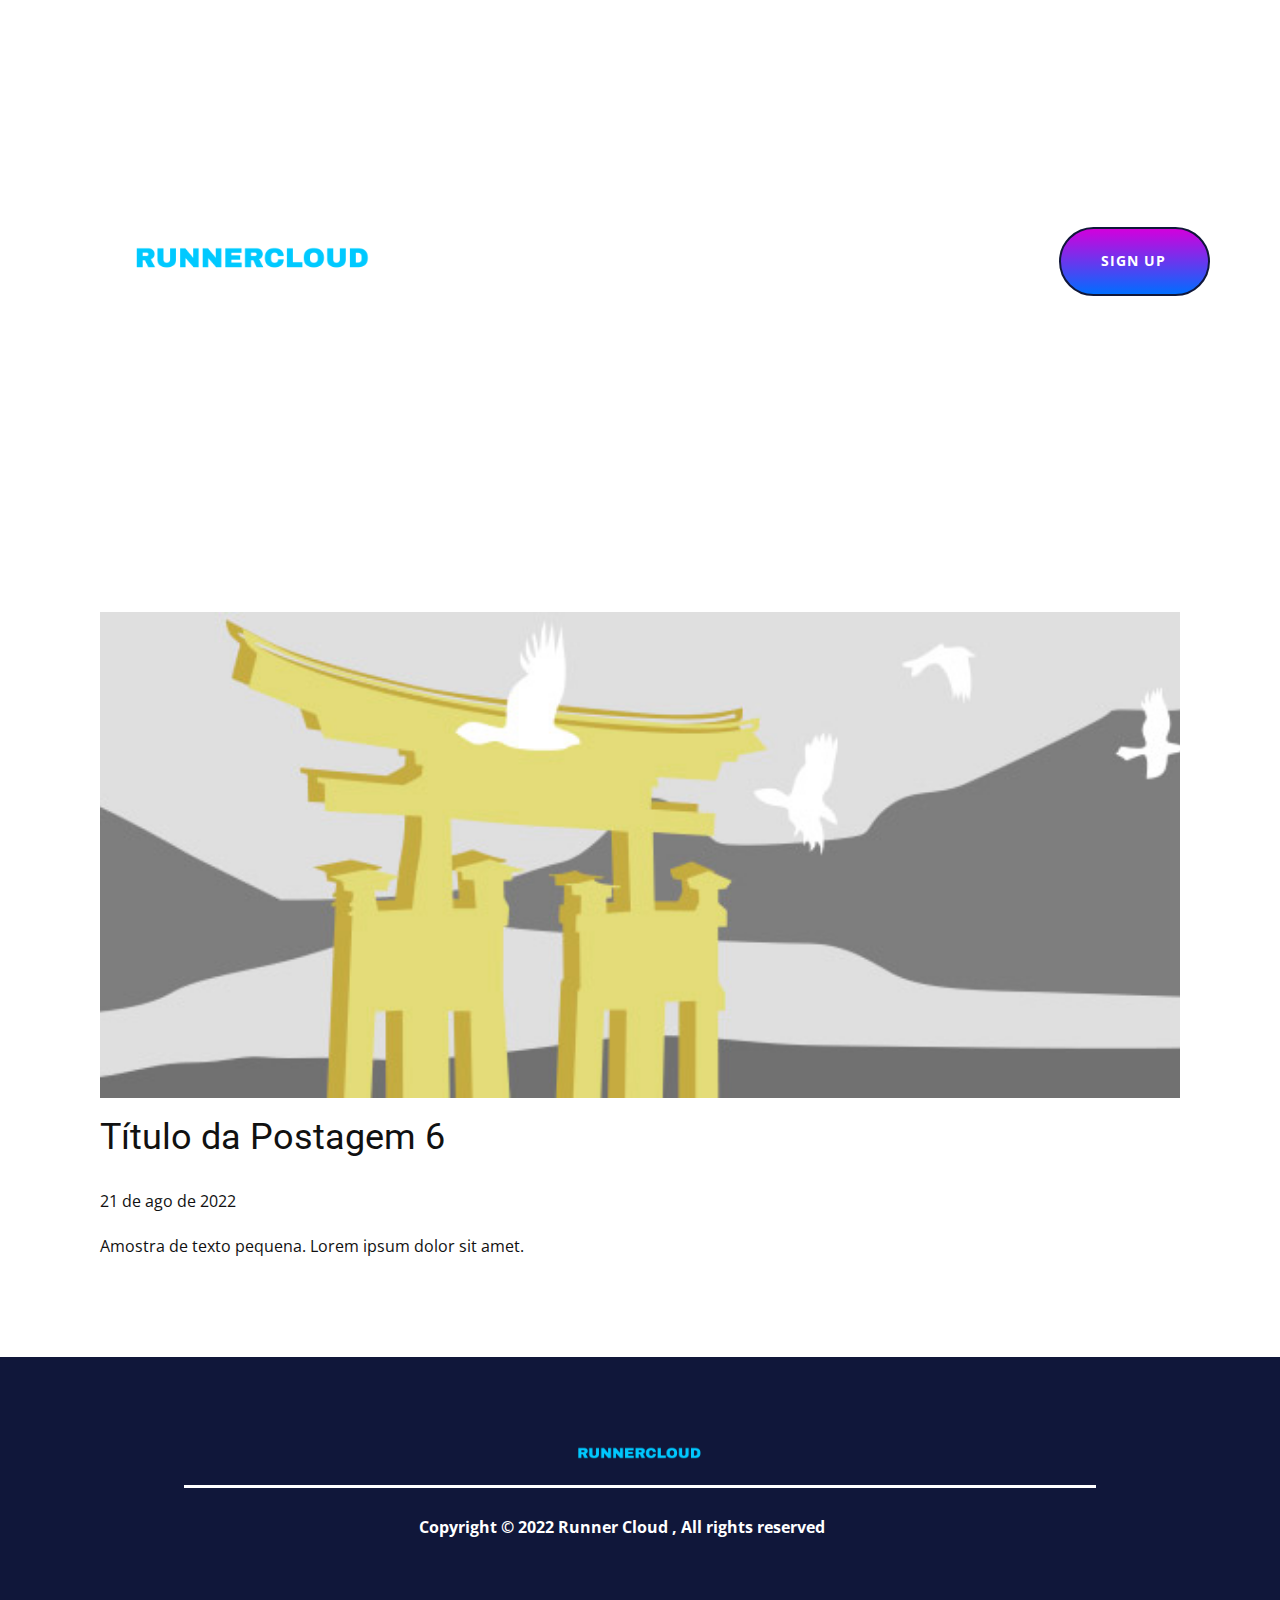
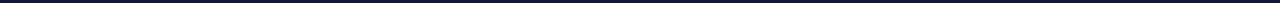
<file: blog/post-5.html>
<!doctype html>
<html style="font-size: 16px;" lang="pt"><head>
    <meta name="viewport" content="width=device-width, initial-scale=1.0">
    <meta charset="utf-8">
    <meta name="keywords" content="Título da Postagem 1">
    <meta name="description" content="">
    <title>Título da Postagem 6</title>
    <link rel="stylesheet" href="../nicepage.css" media="screen">
<link rel="stylesheet" href="../Post-Template.css" media="screen">
    <script class="u-script" type="text/javascript" src="../jquery.js" "="" defer=""></script>
    <script class="u-script" type="text/javascript" src="../nicepage.js" "="" defer=""></script>
    <meta name="generator" content="Nicepage 4.16.0, nicepage.com">
    <link id="u-theme-google-font" rel="stylesheet" href="https://fonts.googleapis.com/css?family=Roboto:100,100i,300,300i,400,400i,500,500i,700,700i,900,900i|Open+Sans:300,300i,400,400i,500,500i,600,600i,700,700i,800,800i">
    
    
    <script type="application/ld+json">{
		"@context": "http://schema.org",
		"@type": "Organization",
		"name": "RunnerCloud",
		"logo": "images/minimalistic-logo-maker-for-a-senior-housing-center-4800a-el1.png"
}</script>
    <meta name="theme-color" content="#478ac9">
  </head>
  <body class="u-body u-xl-mode" data-lang="pt"><header class="u-clearfix u-header u-header" id="sec-aace"><div class="u-clearfix u-sheet u-sheet-1">
        <a href="https://nicepage.com" class="u-image u-logo u-image-1" data-image-width="4000" data-image-height="4000">
          <img src="../images/minimalistic-logo-maker-for-a-senior-housing-center-4800a-el1.png" class="u-logo-image u-logo-image-1">
        </a>
        <a href="../RunnerCloud.html#carousel_8ddc" data-page-id="91905597" class="u-border-2 u-border-custom-color-4 u-border-hover-palette-1-base u-btn u-btn-round u-button-style u-gradient u-hover-palette-1-base u-none u-radius-50 u-text-body-alt-color u-btn-1">SIGN UP</a>
      </div></header>
    <section class="u-align-center u-clearfix u-section-1" id="sec-8dde">
      <div class="u-clearfix u-sheet u-valign-middle-md u-valign-middle-sm u-valign-middle-xs u-sheet-1"><!--post_details--><!--post_details_options_json--><!--{"source":""}--><!--/post_details_options_json--><!--blog_post-->
        <div class="u-container-style u-expanded-width u-post-details u-post-details-1">
          <div class="u-container-layout u-valign-middle u-container-layout-1"><!--blog_post_image-->
            <img alt="" class="u-blog-control u-expanded-width u-image u-image-default u-image-1" src="../images/8ad73f3c.jpeg"><!--/blog_post_image--><!--blog_post_header-->
            <h2 class="u-blog-control u-text u-text-1">Título da Postagem 6</h2><!--/blog_post_header--><!--blog_post_metadata-->
            <div class="u-blog-control u-metadata u-metadata-1"><!--blog_post_metadata_date-->
              <span class="u-meta-date u-meta-icon">21 de ago de 2022</span><!--/blog_post_metadata_date--><!--blog_post_metadata_category-->
              <!--/blog_post_metadata_category--><!--blog_post_metadata_comments-->
              <!--/blog_post_metadata_comments-->
            </div><!--/blog_post_metadata--><!--blog_post_content-->
            <div class="u-align-justify u-blog-control u-post-content u-text u-text-2 fr-view">
  Amostra de texto pequena. Lorem ipsum dolor sit amet.
  </div><!--/blog_post_content-->
          </div>
        </div><!--/blog_post--><!--/post_details-->
      </div>
    </section>
    
    
    <footer class="u-clearfix u-custom-color-4 u-footer u-footer" id="sec-19f0"><div class="u-clearfix u-sheet u-valign-top u-sheet-1">
        <a href="https://nicepage.com" class="u-image u-logo u-image-1" data-image-width="1920" data-image-height="1920">
          <img src="../images/minimalistic-logo-maker-for-a-senior-housing-center-4800a-el1.png" class="u-logo-image u-logo-image-1">
        </a>
        <div class="u-border-3 u-border-white u-line u-line-horizontal u-line-1"></div>
        <p class="u-text u-text-body-alt-color u-text-1"> &nbsp;&nbsp;&nbsp;Copyright © 2022 Runner Cloud , All rights reserved</p>
      </div></footer>
  
</body></html>
</file>
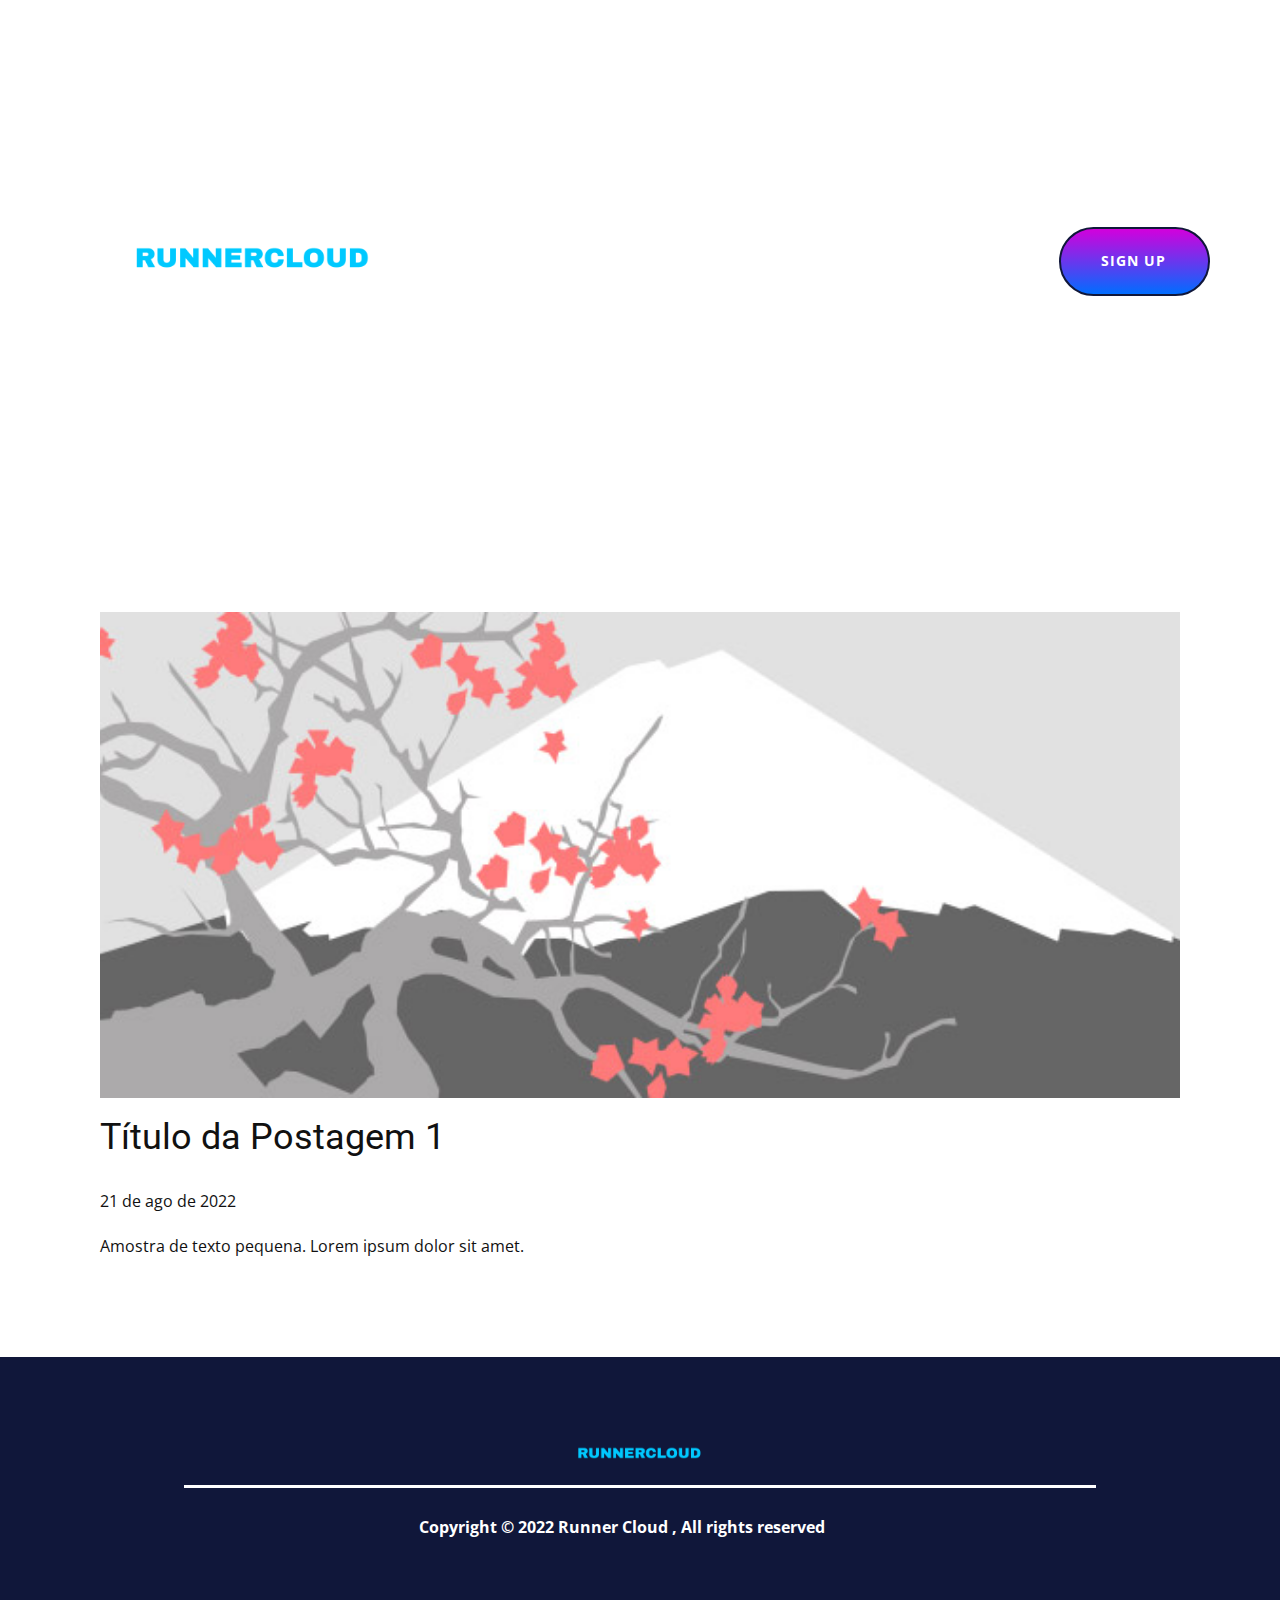
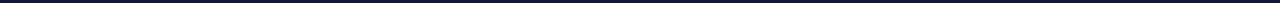
<file: blog/post.html>
<!doctype html>
<html style="font-size: 16px;" lang="pt"><head>
    <meta name="viewport" content="width=device-width, initial-scale=1.0">
    <meta charset="utf-8">
    <meta name="keywords" content="Título da Postagem 1">
    <meta name="description" content="">
    <title>Título da Postagem 1</title>
    <link rel="stylesheet" href="../nicepage.css" media="screen">
<link rel="stylesheet" href="../Post-Template.css" media="screen">
    <script class="u-script" type="text/javascript" src="../jquery.js" "="" defer=""></script>
    <script class="u-script" type="text/javascript" src="../nicepage.js" "="" defer=""></script>
    <meta name="generator" content="Nicepage 4.16.0, nicepage.com">
    <link id="u-theme-google-font" rel="stylesheet" href="https://fonts.googleapis.com/css?family=Roboto:100,100i,300,300i,400,400i,500,500i,700,700i,900,900i|Open+Sans:300,300i,400,400i,500,500i,600,600i,700,700i,800,800i">
    
    
    <script type="application/ld+json">{
		"@context": "http://schema.org",
		"@type": "Organization",
		"name": "RunnerCloud",
		"logo": "images/minimalistic-logo-maker-for-a-senior-housing-center-4800a-el1.png"
}</script>
    <meta name="theme-color" content="#478ac9">
  </head>
  <body class="u-body u-xl-mode" data-lang="pt"><header class="u-clearfix u-header u-header" id="sec-aace"><div class="u-clearfix u-sheet u-sheet-1">
        <a href="https://nicepage.com" class="u-image u-logo u-image-1" data-image-width="4000" data-image-height="4000">
          <img src="../images/minimalistic-logo-maker-for-a-senior-housing-center-4800a-el1.png" class="u-logo-image u-logo-image-1">
        </a>
        <a href="../RunnerCloud.html#carousel_8ddc" data-page-id="91905597" class="u-border-2 u-border-custom-color-4 u-border-hover-palette-1-base u-btn u-btn-round u-button-style u-gradient u-hover-palette-1-base u-none u-radius-50 u-text-body-alt-color u-btn-1">SIGN UP</a>
      </div></header>
    <section class="u-align-center u-clearfix u-section-1" id="sec-8dde">
      <div class="u-clearfix u-sheet u-valign-middle-md u-valign-middle-sm u-valign-middle-xs u-sheet-1"><!--post_details--><!--post_details_options_json--><!--{"source":""}--><!--/post_details_options_json--><!--blog_post-->
        <div class="u-container-style u-expanded-width u-post-details u-post-details-1">
          <div class="u-container-layout u-valign-middle u-container-layout-1"><!--blog_post_image-->
            <img alt="" class="u-blog-control u-expanded-width u-image u-image-default u-image-1" src="../images/0fd3416c.jpeg"><!--/blog_post_image--><!--blog_post_header-->
            <h2 class="u-blog-control u-text u-text-1">Título da Postagem 1</h2><!--/blog_post_header--><!--blog_post_metadata-->
            <div class="u-blog-control u-metadata u-metadata-1"><!--blog_post_metadata_date-->
              <span class="u-meta-date u-meta-icon">21 de ago de 2022</span><!--/blog_post_metadata_date--><!--blog_post_metadata_category-->
              <!--/blog_post_metadata_category--><!--blog_post_metadata_comments-->
              <!--/blog_post_metadata_comments-->
            </div><!--/blog_post_metadata--><!--blog_post_content-->
            <div class="u-align-justify u-blog-control u-post-content u-text u-text-2 fr-view">
  Amostra de texto pequena. Lorem ipsum dolor sit amet.
  </div><!--/blog_post_content-->
          </div>
        </div><!--/blog_post--><!--/post_details-->
      </div>
    </section>
    
    
    <footer class="u-clearfix u-custom-color-4 u-footer u-footer" id="sec-19f0"><div class="u-clearfix u-sheet u-valign-top u-sheet-1">
        <a href="https://nicepage.com" class="u-image u-logo u-image-1" data-image-width="1920" data-image-height="1920">
          <img src="../images/minimalistic-logo-maker-for-a-senior-housing-center-4800a-el1.png" class="u-logo-image u-logo-image-1">
        </a>
        <div class="u-border-3 u-border-white u-line u-line-horizontal u-line-1"></div>
        <p class="u-text u-text-body-alt-color u-text-1"> &nbsp;&nbsp;&nbsp;Copyright © 2022 Runner Cloud , All rights reserved</p>
      </div></footer>
  
</body></html>
</file>
